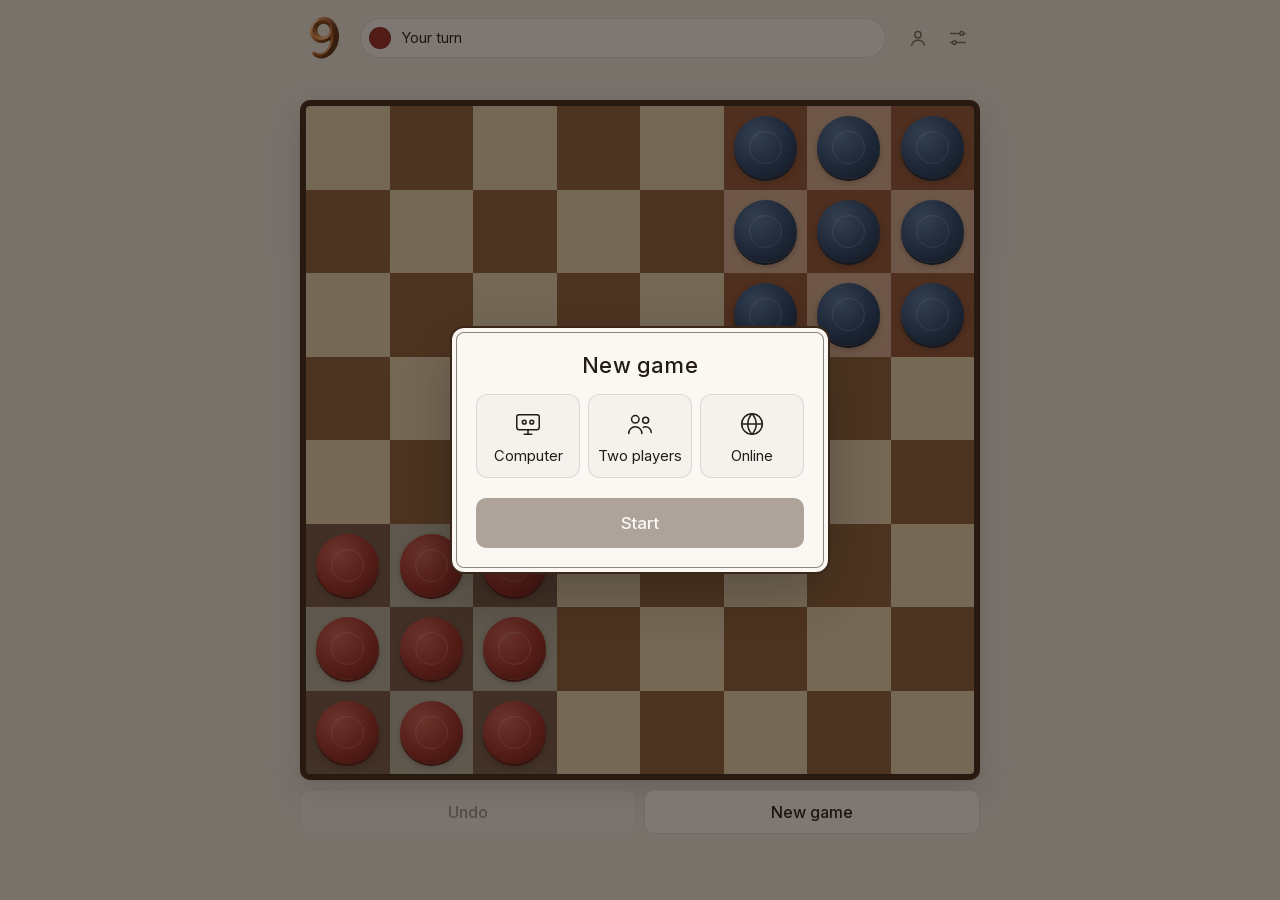
<file: index.html>
<!DOCTYPE html>
<html lang="en" data-skin="walnut">
<head>
<meta charset="utf-8" />
<meta name="viewport" content="width=device-width, initial-scale=1, viewport-fit=cover" />
<meta name="theme-color" content="#efe9e1" />
<title>9</title>
<meta name="claude:viewport-fit-sides" content="cover" />
<link rel="icon" href="favicon.ico" sizes="16x16 32x32 48x48">
<link rel="icon" type="image/png" sizes="32x32" href="favicon-32.png">
<link rel="apple-touch-icon" sizes="180x180" href="apple-touch-icon.png">
<link rel="manifest" href="manifest.webmanifest">
<link rel="stylesheet" href="fonts/fonts.css">
<style>
  /* Each skin defines the full palette. p0 = first player, p1 = second player. */
  :root, [data-skin="walnut"] {
    --bg: #efe9e1; --panel: #fbf8f4; --ink: #231c16; --muted: #7b6e62; --line: rgba(35, 28, 22, .12);
    --light-sq: #e6d3b0; --dark-sq: #8f603c; --frame: #3a2618;
    --p0: #9e2b25; --p0-hi: #cf6157; --p0-lo: #5a1612;
    --p1: #22406a; --p1-hi: #5579a8; --p1-lo: #0f2038;
    --p0-tint: rgba(158, 43, 37, .22); --p1-tint: rgba(34, 64, 106, .24);
    --ring: rgba(255, 255, 255, .22);
    --accent: #3a2618; --on-accent: #fbf8f4;
    --hint: rgba(255, 248, 230, .9); --last: rgba(255, 236, 170, .32); --sel: #f3d38a;
    --overlay: rgba(25, 18, 12, .55);
    color-scheme: light;
  }
  [data-skin="minimal"] {
    --bg: #f4f4f2; --panel: #ffffff; --ink: #141414; --muted: #727272; --line: rgba(0, 0, 0, .1);
    --light-sq: #f1f1ee; --dark-sq: #d9d9d4; --frame: #ffffff;
    --p0: #1a1a1a; --p0-hi: #4a4a4a; --p0-lo: #000000;
    --p1: #fbfbfb; --p1-hi: #ffffff; --p1-lo: #b9b9b5;
    --p0-tint: rgba(0, 0, 0, .07); --p1-tint: rgba(0, 0, 0, .07);
    --ring: rgba(127, 127, 127, .3);
    --accent: #141414; --on-accent: #ffffff;
    --hint: rgba(20, 20, 20, .45); --last: rgba(250, 210, 80, .3); --sel: #e0a400;
    --overlay: rgba(0, 0, 0, .35);
    color-scheme: light;
  }
  [data-skin="night"] {
    --bg: #0e1116; --panel: #171c24; --ink: #e7ebf1; --muted: #8b95a7; --line: rgba(255, 255, 255, .08);
    --light-sq: #2a3240; --dark-sq: #1d232e; --frame: #090b0f;
    --p0: #e3a23f; --p0-hi: #f6cf86; --p0-lo: #8f5d14;
    --p1: #3fb8ac; --p1-hi: #8fe2d8; --p1-lo: #17665e;
    --p0-tint: rgba(227, 162, 63, .14); --p1-tint: rgba(63, 184, 172, .14);
    --ring: rgba(255, 255, 255, .25);
    --accent: #3fb8ac; --on-accent: #0e1116;
    --hint: rgba(231, 235, 241, .55); --last: rgba(255, 255, 255, .08); --sel: #ffffff;
    --overlay: rgba(0, 0, 0, .6);
    color-scheme: dark;
  }
  [data-skin="clay"] {
    --bg: #ebe5da; --panel: #f6f2eb; --ink: #2a2520; --muted: #7d7366; --line: rgba(42, 37, 32, .12);
    --light-sq: #e4d9c6; --dark-sq: #b8a88d; --frame: #5f5446;
    --p0: #b4533a; --p0-hi: #dc8a72; --p0-lo: #6e2a1a;
    --p1: #56694a; --p1-hi: #8ea07f; --p1-lo: #2c3a24;
    --p0-tint: rgba(180, 83, 58, .2); --p1-tint: rgba(86, 105, 74, .22);
    --ring: rgba(255, 255, 255, .22);
    --accent: #56694a; --on-accent: #f6f2eb;
    --hint: rgba(255, 252, 244, .9); --last: rgba(255, 240, 190, .3); --sel: #f5d38b;
    --overlay: rgba(30, 24, 18, .5);
    color-scheme: light;
  }

  * { box-sizing: border-box; -webkit-tap-highlight-color: transparent; }
  html, body { margin: 0; height: 100%; }
  body {
    background: var(--bg);
    color: var(--ink);
    font-family: "Inter", system-ui, sans-serif;
    font-weight: 400;
    display: flex; flex-direction: column; align-items: center;
    /* The whole game fits one screen: the board shrinks to whatever height is left. */
    height: 100vh; height: 100dvh; overflow: hidden;
    padding-top: max(14px, env(safe-area-inset-top, 0px));
    padding-bottom: max(14px, env(safe-area-inset-bottom, 0px));
    padding-left: max(12px, env(safe-area-inset-left, 0px));
    padding-right: max(12px, env(safe-area-inset-right, 0px));
    transition: background-color .3s ease, color .3s ease;
  }
  .wrap { width: 100%; max-width: 680px; height: 100%; display: flex; flex-direction: column; gap: 12px; }
  /* Header, board and buttons share one width; the board takes all the room it
     can while leaving space for the header above and the button row below. */
  .board-area {
    flex: 1 1 auto; min-height: 0; container-type: size;
    display: flex; flex-direction: column; align-items: center; gap: 10px;
  }
  .board-area > * { width: min(100cqw, 100cqh - 144px); flex: none; }

  .top { display: flex; align-items: center; justify-content: space-between; gap: 12px; }
  .brand h1 { margin: 0; line-height: 0; }
  .brand h1 img { width: 48px; height: 48px; object-fit: contain; display: block; }

  .top-actions { display: flex; gap: 0; margin-inline-end: 2px; }
  .icon-btn {
    flex: none; width: 40px; height: 40px; padding: 0; border: 0; border-radius: 50%;
    background: transparent; color: var(--muted); display: grid; place-items: center;
  }
  .icon-btn:hover:not(:disabled) { background: color-mix(in srgb, var(--ink) 7%, transparent); color: var(--ink); }
  .icon-btn svg { width: 22px; height: 22px; stroke: currentColor; fill: none; stroke-width: 1.6; stroke-linecap: round; stroke-linejoin: round; }

  /* Theme preview: the skin's board color with its two pieces. */
  .swatch {
    width: 26px; height: 26px; flex: none; border-radius: 50%; position: relative; overflow: hidden;
    background: var(--sw-board); box-shadow: inset 0 0 0 1px rgba(0,0,0,.12);
  }
  .swatch::before, .swatch::after {
    content: ""; position: absolute; width: 10px; height: 10px; border-radius: 50%; top: 8px;
  }
  .swatch::before { left: 3px; background: var(--sw-a); }
  .swatch::after { right: 3px; background: var(--sw-b); box-shadow: inset 0 0 0 1px rgba(0,0,0,.12); }
  .seg.grid { flex-wrap: wrap; }
  .seg.grid label { flex: 1 1 calc(50% - 4px); }

  /* Turn status sits in the header between the 9 and the settings button. */
  .status {
    flex: 1; min-width: 0; align-self: center;
    background: var(--panel); border: 1px solid var(--line); border-radius: 999px;
    padding: 6px 14px 6px 8px; display: flex; align-items: center; gap: 10px; min-height: 40px;
  }
  .chip {
    width: 18px; height: 18px; border-radius: 50%; flex: none;
    box-shadow: inset 0 0 0 1px rgba(0,0,0,.15);
  }
  .status .chip { width: 22px; height: 22px; }
  .status .text { flex: 1; min-width: 0; font-size: .92rem; line-height: 1.25; }

  /* Level, stopwatch and move count, in one line so they show up in a screenshot. */
  .stats {
    display: flex; justify-content: space-between; align-items: baseline; padding-inline: 4px;
    color: var(--muted); font-size: .85rem; line-height: 18px; font-variant-numeric: tabular-nums;
  }
  .stats.idle { visibility: hidden; }
  .stats > * { flex: 1; }
  .stats #statLevel { color: var(--ink); font-weight: 500; }
  .stats #clock { text-align: center; }
  .stats #moveCount { text-align: end; }

  .board-frame {
    background: var(--frame); padding: 6px; border-radius: 10px;
    box-shadow: 0 1px 2px rgba(0,0,0,.08), 0 12px 32px rgba(0,0,0,.14);
  }
  [data-skin="minimal"] .board-frame { padding: 0; border: 1px solid var(--line); box-shadow: none; }
  .board {
    direction: ltr;
    display: grid; grid-template-columns: repeat(8, 1fr);
    aspect-ratio: 1 / 1; width: 100%;
    border-radius: 4px; overflow: hidden; position: relative;
    user-select: none; touch-action: manipulation;
  }
  /* Playing Blue against the computer, the board turns so your corner is at the bottom
     (unless the "Fixed" setting is on).
     Each square turns back so pieces and highlights stay upright. */
  .board.flipped, .board.flipped > * { transform: rotate(180deg); }
  .sq { position: relative; display: flex; align-items: center; justify-content: center; cursor: pointer; }
  .sq.light { background: var(--light-sq); }
  .sq.dark { background: var(--dark-sq); }
  .sq.zone-red::before, .sq.zone-blue::before {
    content: ""; position: absolute; inset: 0; pointer-events: none;
  }
  .sq.zone-red::before { background: var(--p0-tint); }
  .sq.zone-blue::before { background: var(--p1-tint); }
  .sq.last::after {
    content: ""; position: absolute; inset: 0; pointer-events: none; background: var(--last);
  }

  .piece {
    width: 76%; height: 76%; border-radius: 50%; position: relative; z-index: 2;
    transition: transform .15s ease;
  }
  .piece.red {
    background: radial-gradient(circle at 35% 30%, var(--p0-hi), var(--p0) 58%, var(--p0-lo));
    box-shadow: 0 2px 0 var(--p0-lo), 0 3px 6px rgba(0,0,0,.28);
  }
  .piece.blue {
    background: radial-gradient(circle at 35% 30%, var(--p1-hi), var(--p1) 58%, var(--p1-lo));
    box-shadow: 0 2px 0 var(--p1-lo), 0 3px 6px rgba(0,0,0,.28);
  }
  .piece::after {
    content: ""; position: absolute; inset: 24%; border-radius: 50%;
    border: 1.5px solid var(--ring);
  }
  [data-skin="minimal"] .piece.red, [data-skin="minimal"] .piece.blue { background: var(--p0); box-shadow: 0 1px 3px rgba(0,0,0,.25); }
  [data-skin="minimal"] .piece.blue { background: var(--p1); box-shadow: inset 0 0 0 1.5px #1a1a1a, 0 1px 3px rgba(0,0,0,.2); }
  .piece.selected { transform: translateY(-3px) scale(1.05); outline: 2px solid var(--sel); outline-offset: 3px; }
  .piece.movable { cursor: pointer; }

  .hint { position: absolute; z-index: 3; border-radius: 50%; pointer-events: none; }
  .hint.step { width: 24%; height: 24%; background: var(--hint); }
  .hint.jump { width: 60%; height: 60%; border: 3px solid var(--hint); }

  .float-piece { position: absolute; z-index: 5; pointer-events: none; display: flex; align-items: center; justify-content: center; }
  .float-piece .piece { width: 76%; height: 76%; }

  .controls { display: flex; gap: 8px; flex: none; }
  .controls button { padding-inline: 8px; white-space: nowrap; }
  button {
    font: inherit; font-weight: 500; border: 1px solid var(--line); border-radius: 10px; padding: 11px 14px; cursor: pointer;
    background: var(--panel); color: var(--ink);
    flex: 1; min-width: 0; transition: background-color .15s ease, opacity .15s ease;
  }
  button:hover:not(:disabled) { background: color-mix(in srgb, var(--panel) 88%, var(--ink)); }
  button:disabled { opacity: .4; cursor: default; }
  button.primary { background: var(--accent); color: var(--on-accent); border-color: transparent; }
  button.primary:hover:not(:disabled) { background: color-mix(in srgb, var(--accent) 85%, var(--ink)); }
  #endTurn { display: none; }
  #endTurn.show { display: block; }

  .rules { max-width: 460px; max-height: calc(100dvh - 32px); overflow-y: auto; }
  .rule-list { margin: 0; }
  .rule-list dt { color: var(--accent); font-size: .7rem; font-weight: 600; letter-spacing: .1em; text-transform: uppercase; }
  .rule-list dd { margin: 2px 0 14px; line-height: 1.5; font-size: .95rem; }
  .rule-list dd:last-child { margin-bottom: 0; }

  /* dialogs */
  .overlay {
    position: fixed; inset: 0; background: var(--overlay);
    display: none; align-items: center; justify-content: center; padding: 16px; z-index: 20;
  }
  .overlay.show { display: flex; }
  .dialog {
    background: var(--panel); border-radius: 14px;
    /* Double rule: a firm outer frame in the skin's accent and a finer line just inside it. */
    border: 2px solid var(--accent);
    box-shadow: inset 0 0 0 4px var(--panel), inset 0 0 0 5px color-mix(in srgb, var(--accent) 55%, transparent),
                0 20px 60px rgba(0,0,0,.25);
    padding: 24px; width: 100%; max-width: 380px; display: flex; flex-direction: column; gap: 16px;
  }
  .dialog h2 { margin: 0; text-align: center; font-weight: 500; font-size: 1.35rem; letter-spacing: .01em; }
  .field { display: flex; flex-direction: column; gap: 8px; }
  .field label.title { color: var(--accent); font-size: .7rem; font-weight: 600; letter-spacing: .1em; }
  .field label.title .opt { color: var(--muted); font-weight: 400; letter-spacing: .02em; margin-inline-start: 4px; }
  /* Everything below the mode choice appears once a mode is picked. */
  .after-mode { display: flex; flex-direction: column; gap: 16px; }
  #setupForm:not(.has-mode) .after-mode { display: none; }
  #setupForm.has-mode .after-mode { animation: reveal .25s ease; }
  @keyframes reveal { from { opacity: 0; transform: translateY(-4px); } }

  /* Option tiles (mode, side): a card per choice with an icon on top. */
  .seg { display: flex; gap: 8px; }
  .seg input { position: absolute; opacity: 0; pointer-events: none; }
  .seg label {
    flex: 1; cursor: pointer; position: relative;
    display: flex; flex-direction: column; align-items: center; justify-content: center; gap: 8px;
    padding: 14px 8px 12px; border-radius: 12px; font-size: .92rem; text-align: center;
    background: color-mix(in srgb, var(--ink) 3%, var(--panel));
    border: 1px solid var(--line); color: var(--ink);
    transition: transform .15s ease, border-color .15s ease, background-color .15s ease, color .15s ease, box-shadow .15s ease;
  }
  .seg label:hover { transform: translateY(-1px); border-color: color-mix(in srgb, var(--accent) 45%, var(--line)); }
  .seg input:checked + label {
    color: var(--ink); font-weight: 500;
    background: color-mix(in srgb, var(--accent) 9%, var(--panel));
    border-color: var(--accent);
    box-shadow: inset 0 0 0 1px var(--accent), 0 6px 18px color-mix(in srgb, var(--accent) 22%, transparent);
  }
  .seg input:focus-visible + label { outline: 2px solid var(--accent); outline-offset: 2px; }
  .seg label svg { width: 30px; height: 30px; stroke: currentColor; fill: none; stroke-width: 1.6; stroke-linecap: round; stroke-linejoin: round; }
  .seg input:checked + label svg { stroke: var(--accent); }
  /* Mode and side tiles: one compact row – piece, color name, and a quiet turn-order numeral. */
  .seg.inline label { flex-direction: row; justify-content: flex-start; gap: 10px; padding: 11px 14px; white-space: nowrap; }
  .seg.inline label svg { width: 22px; height: 22px; flex: none; }
  .seg .mini { width: 22px; height: 22px; flex: none; }
  .seg .mini::after { display: none; }
  .seg .order {
    margin-inline-start: auto; font-family: "Fraunces", Georgia, serif; font-style: italic;
    font-size: 1.05rem; font-weight: 600; color: var(--accent);
  }
  .seg .order sup { font-size: .6em; margin-inline-start: 1px; }

  /* Difficulty: one sliding track with signal-strength pips. */
  .track {
    display: flex; padding: 4px; gap: 4px; border-radius: 12px;
    background: color-mix(in srgb, var(--ink) 6%, var(--panel));
  }
  .track input { position: absolute; opacity: 0; pointer-events: none; }
  .track label {
    flex: 1; cursor: pointer; display: flex; align-items: center; justify-content: center; gap: 8px;
    padding: 9px 6px; border-radius: 9px; color: var(--ink); font-size: .92rem;
    transition: background-color .15s ease, color .15s ease, box-shadow .15s ease;
  }
  .track input:checked + label {
    background: var(--accent); color: var(--on-accent); font-weight: 500;
    box-shadow: 0 2px 8px color-mix(in srgb, var(--accent) 35%, transparent);
  }
  .track input:focus-visible + label { outline: 2px solid var(--accent); outline-offset: 2px; }
  .track .crown { width: 13px; height: 13px; fill: currentColor; flex: none; }
  .pips { display: inline-flex; align-items: flex-end; gap: 2px; height: 12px; }
  .pips i { width: 3px; border-radius: 1px; background: currentColor; opacity: .3; }
  .pips i:nth-child(1) { height: 5px; } .pips i:nth-child(2) { height: 8px; } .pips i:nth-child(3) { height: 12px; }
  .pips[data-n="1"] i:nth-child(-n+1), .pips[data-n="2"] i:nth-child(-n+2), .pips[data-n="3"] i { opacity: 1; }

  .dialog button[type="submit"] { padding-block: 14px; font-size: 1.05rem; margin-top: 4px; }
  [data-show].hidden { display: none; }
  /* The computer is thinking: the turn chip breathes and three dots ripple. */
  .status.thinking .chip { animation: think 1.6s ease-in-out infinite; }
  @keyframes think { 50% { transform: scale(.78); opacity: .55; } }
  .dots i { font-style: normal; animation: dot 1.4s ease-in-out infinite; opacity: .15; }
  .dots i:nth-child(2) { animation-delay: .2s; }
  .dots i:nth-child(3) { animation-delay: .4s; }
  @keyframes dot { 30% { opacity: 1; } 60% { opacity: .15; } }
  @media (prefers-reduced-motion: reduce) { .status.thinking .chip, .dots i { animation: none; opacity: 1; } }
  /* Three mode tiles share one row on a phone: keep each label on one line. */
  #setupForm > .field:first-of-type .seg label { padding-inline: 4px; white-space: nowrap; }
  .join-btn { flex: 0 0 auto; padding-inline: 18px; }
  #joinCode { text-transform: uppercase; letter-spacing: .2em; font-variant-numeric: tabular-nums; }
  #joinCode::placeholder { letter-spacing: .2em; }

  /* Online invite / joining dialog */
  .online { text-align: center; }
  .online-sub { margin: -6px 0 0; color: var(--muted); line-height: 1.45; }
  .online-sub:empty, .online .code:empty { display: none; }
  .online .code {
    font-size: 2.4rem; font-weight: 600; letter-spacing: .22em; font-variant-numeric: tabular-nums;
    color: var(--accent); padding: 6px 0 2px; user-select: all; -webkit-user-select: all;
  }
  .online .code.pulse { animation: pulse 1.6s ease-in-out infinite; }
  @keyframes pulse { 50% { opacity: .45; } }
  .win .win-note { margin: -8px 0 0; text-align: center; color: var(--accent); font-weight: 500; }
  .win .win-note:empty { display: none; }
  #rematchBtn { display: none; }
  .profile { max-height: calc(100dvh - 32px); overflow-y: auto; }
  .records { width: 100%; border-collapse: collapse; font-size: .9rem; font-variant-numeric: tabular-nums; }
  .records th { font-weight: 500; color: var(--muted); font-size: .72rem; text-align: center; padding: 0 2px 6px; }
  .records td { text-align: center; padding: 8px 2px; border-top: 1px solid var(--line); }
  .records td:first-child, .records th:first-child { text-align: start; }
  .records td:first-child { font-weight: 500; }
  .online-rec { display: flex; gap: 8px; }
  .online-rec div { flex: 1; text-align: center; padding: 10px 4px; border-radius: 12px;
    background: color-mix(in srgb, var(--ink) 4%, var(--panel)); }
  .online-rec b { display: block; font-family: "Fraunces", Georgia, serif; font-size: 1.5rem; font-weight: 600; color: var(--accent); }
  .online-rec span { font-size: .75rem; color: var(--muted); }
  .profile-note { margin: 0; text-align: center; color: var(--muted); font-size: .85rem; }
  .profile-note:empty { display: none; }
  .link-btn { background: none; border: 0; color: var(--muted); font-size: .85rem; text-decoration: underline; padding: 0; margin-top: -6px; }
  .link-btn:hover:not(:disabled) { background: none; color: var(--ink); }
  .win.online-end #rematchBtn { display: block; }
  .win.online-end #viewBtn { display: none; }
  .win.online-end #againBtn { background: var(--panel); color: var(--ink); border-color: var(--line); }

  .names { display: flex; gap: 8px; }
  .name-input {
    flex: 1; min-width: 0; display: flex; align-items: center; gap: 10px;
    padding: 0 12px; border-radius: 12px; border: 1px solid var(--line);
    background: color-mix(in srgb, var(--ink) 3%, var(--panel));
    transition: border-color .15s ease, box-shadow .15s ease;
  }
  .name-input:focus-within { border-color: var(--accent); box-shadow: inset 0 0 0 1px var(--accent); }
  .name-input .piece { width: 18px; height: 18px; flex: none; }
  .name-input .piece::after { display: none; }
  .name-input input {
    flex: 1; min-width: 0; border: 0; outline: 0; background: transparent; color: var(--ink);
    font: inherit; font-size: 16px; padding: 12px 0;
  }
  .name-input input::placeholder { color: var(--muted); opacity: .8; }
  /* Win dialog: the winner's piece, one line of text, both actions side by side. */
  .win { gap: 20px; padding-top: 28px; }
  .win .win-piece { width: 64px; height: 64px; margin: 0 auto; }
  .overlay.show .win-piece { animation: pop .45s cubic-bezier(.3, 1.6, .5, 1); }
  @keyframes pop { from { transform: scale(.4) translateY(8px); opacity: 0; } }
  .win h2 { font-size: 1.5rem; }
  .win .win-stats { margin: 0; text-align: center; color: var(--muted); font-variant-numeric: tabular-nums; }
  .win .actions { display: flex; gap: 8px; }
</style>
</head>
<body>
  <div class="wrap">
    <div class="board-area">
      <header class="top">
        <div class="brand">
          <h1><img src="icon-192.png" alt="9" width="48" height="48"></h1>
        </div>
        <div class="status">
          <div class="chip" id="turnChip"></div>
          <div class="text" id="statusText"></div>
        </div>
        <div class="top-actions">
        <button class="icon-btn" id="profileBtn" aria-label="My stats" title="My stats">
          <svg viewBox="0 0 24 24" aria-hidden="true"><circle cx="12" cy="8.5" r="3.5"/><path d="M5 20c.8-3.6 3.6-5.5 7-5.5s6.2 1.9 7 5.5"/></svg>
        </button>
        <button class="icon-btn" id="settingsBtn" aria-label="Settings" title="Settings">
          <svg viewBox="0 0 24 24" aria-hidden="true"><path d="M4 7h10M18 7h2M4 17h2M10 17h10"/><circle cx="16" cy="7" r="2"/><circle cx="8" cy="17" r="2"/></svg>
        </button>
        </div>
      </header>
      <div class="stats idle" id="stats">
        <span id="statLevel"></span>
        <span id="clock"></span>
        <span id="moveCount"></span>
      </div>
      <div class="board-frame"><div class="board" id="board"></div></div>
      <div class="controls">
        <button id="endTurn" class="primary">End turn</button>
        <button id="undoBtn">Undo</button>
        <button id="newBtn">New game</button>
      </div>
    </div>
  </div>

  <!-- settings dialog -->
  <div class="overlay" id="settingsBox">
    <form class="dialog" id="settingsForm">
      <h2>Settings</h2>
      <div class="field">
        <label class="title">THEME</label>
        <div class="seg inline grid" id="themeTiles"></div>
      </div>
      <div class="field">
        <label class="title">MOVE HINTS</label>
        <div class="track">
          <input type="radio" name="hints" id="h-on" value="1" checked><label for="h-on">Show</label>
          <input type="radio" name="hints" id="h-off" value="0"><label for="h-off">Hide</label>
        </div>
      </div>
      <div class="field">
        <label class="title">JUMP CHAINS</label>
        <div class="track">
          <input type="radio" name="chains" id="c-fwd" value="1" checked><label for="c-fwd">Forward only</label>
          <input type="radio" name="chains" id="c-any" value="0"><label for="c-any">Any direction</label>
        </div>
      </div>
      <div class="field">
        <label class="title">BOARD ORIENTATION</label>
        <div class="track">
          <input type="radio" name="flip" id="f-me" value="1" checked><label for="f-me">Rotate to me</label>
          <input type="radio" name="flip" id="f-fixed" value="0"><label for="f-fixed">Fixed</label>
        </div>
      </div>
      <button type="button" id="rulesBtn">How to play</button>
      <button type="button" class="primary" id="settingsClose">Done</button>
    </form>
  </div>

  <!-- profile / records dialog -->
  <div class="overlay" id="profileBox">
    <div class="dialog profile">
      <h2>My stats</h2>
      <div class="field">
        <label class="title">NICKNAME</label>
        <label class="name-input"><input id="nickInput" maxlength="14" autocomplete="off" placeholder="Your name"></label>
      </div>
      <div class="field">
        <label class="title">VS COMPUTER</label>
        <table class="records" id="aiRecords">
          <thead><tr><th></th><th>Won</th><th>Lost</th><th>Best time</th><th>Fewest moves</th></tr></thead>
          <tbody></tbody>
        </table>
      </div>
      <div class="field">
        <label class="title">ONLINE</label>
        <div class="online-rec" id="onlineRecord"></div>
      </div>
      <p class="profile-note" id="profileNote"></p>
      <button type="button" class="primary" id="profileClose">Done</button>
      <button type="button" class="link-btn" id="deleteMe">Delete my data</button>
    </div>
  </div>

  <!-- rules dialog -->
  <div class="overlay" id="rulesBox">
    <div class="dialog rules">
      <h2>How to play</h2>
      <dl class="rule-list">
        <dt>Goal</dt>
        <dd>Fill your opponent's starting corner, shaded in their color.</dd>
        <dt>Step</dt>
        <dd>Move one piece a square up, down, left or right.</dd>
        <dt>Jump</dt>
        <dd>Or hop over any neighboring piece to the empty square beyond. Chain hops in one turn; nothing is captured.</dd>
        <dt>No blocking</dt>
        <dd>If your target corner is full and at least 5 of its pieces are yours, you win.</dd>
      </dl>
      <button class="primary" id="rulesClose">Got it</button>
    </div>
  </div>

  <!-- new game dialog -->
  <div class="overlay" id="setup">
    <form class="dialog" id="setupForm">
      <h2>New game</h2>
      <div class="field">
        <div class="seg">
          <input type="radio" name="mode" id="m-ai" value="ai">
          <label for="m-ai">
            <svg viewBox="0 0 32 32" aria-hidden="true"><rect x="4" y="6" width="24" height="16" rx="2.5"/><path d="M12 27h8M16 22v5"/><circle cx="12" cy="14" r="2"/><circle cx="20" cy="14" r="2"/></svg>
            Computer
          </label>
          <input type="radio" name="mode" id="m-pvp" value="pvp">
          <label for="m-pvp">
            <svg viewBox="0 0 32 32" aria-hidden="true"><circle cx="11" cy="11" r="4"/><path d="M4 26c0-4 3-7 7-7s7 3 7 7"/><circle cx="22" cy="12" r="3.2"/><path d="M19.5 19.6c.8-.4 1.6-.6 2.5-.6 3.3 0 6 2.6 6 6"/></svg>
            Two players
          </label>
          <input type="radio" name="mode" id="m-online" value="online">
          <label for="m-online">
            <svg viewBox="0 0 32 32" aria-hidden="true"><circle cx="16" cy="16" r="11"/><path d="M5 16h22M16 5c3 3.2 4.5 6.8 4.5 11S19 23.8 16 27M16 5c-3 3.2-4.5 6.8-4.5 11S13 23.8 16 27"/></svg>
            Online
          </label>
        </div>
      </div>
      <div class="after-mode">
        <div class="field" data-show="online">
          <label class="title">HAVE A CODE? <span class="opt">join a friend's game</span></label>
          <div class="names">
            <label class="name-input"><input id="joinCode" maxlength="5" autocomplete="off" autocapitalize="characters" spellcheck="false" placeholder="ABCDE"></label>
            <button type="button" id="joinBtn" class="join-btn" disabled>Join</button>
          </div>
        </div>
        <div class="field" data-show="ai online" id="sideField">
          <label class="title">PLAY AS</label>
          <div class="seg inline">
            <input type="radio" name="side" id="s-red" value="0" checked>
            <label for="s-red"><span class="piece red mini"></span><span id="sideLabel0"></span><span class="order" title="Moves first">1<sup>st</sup></span></label>
            <input type="radio" name="side" id="s-blue" value="1">
            <label for="s-blue"><span class="piece blue mini"></span><span id="sideLabel1"></span><span class="order" title="Moves second">2<sup>nd</sup></span></label>
          </div>
        </div>
        <div class="field" data-show="ai" id="levelField">
          <label class="title">DIFFICULTY</label>
          <div class="track">
            <input type="radio" name="level" id="l-1" value="1"><label for="l-1"><span class="pips" data-n="1"><i></i><i></i><i></i></span>Easy</label>
            <input type="radio" name="level" id="l-2" value="2" checked><label for="l-2"><span class="pips" data-n="2"><i></i><i></i><i></i></span>Medium</label>
            <input type="radio" name="level" id="l-3" value="3"><label for="l-3"><span class="pips" data-n="3"><i></i><i></i><i></i></span>Hard</label>
            <input type="radio" name="level" id="l-4" value="4"><label for="l-4" class="lvl-haleli"><svg class="crown" viewBox="0 0 16 16" aria-hidden="true"><path d="M2 12h12l1-7-4 3-3-5-3 5-4-3z"/></svg>Haleli</label>
          </div>
        </div>
        <div class="field">
          <label class="title"><span data-show="ai online">YOUR NAME</span><span data-show="pvp">NAMES</span> <span class="opt">optional</span></label>
          <div class="names" data-show="ai online">
            <label class="name-input"><input id="nameMe" maxlength="14" autocomplete="off" placeholder="Your name"></label>
          </div>
          <div class="names" data-show="pvp">
            <label class="name-input"><span class="piece red"></span><input id="name0" maxlength="14" autocomplete="off"></label>
            <label class="name-input"><span class="piece blue"></span><input id="name1" maxlength="14" autocomplete="off"></label>
          </div>
        </div>
      </div>
      <button type="submit" class="primary" id="startBtn" disabled>Start</button>
    </form>
  </div>

  <!-- win dialog -->
  <div class="overlay" id="winBox">
    <div class="dialog win">
      <div class="piece win-piece" id="winPiece"></div>
      <h2 id="winText"></h2>
      <p class="win-stats" id="winStats"></p>
      <p class="win-note" id="winNote"></p>
      <div class="actions">
        <button id="viewBtn">View board</button>
        <button id="rematchBtn" class="primary">Rematch</button>
        <button class="primary" id="againBtn">New game</button>
      </div>
    </div>
  </div>

  <!-- online: invite code / joining / errors -->
  <div class="overlay" id="onlineBox">
    <div class="dialog online">
      <h2 id="onlineTitle"></h2>
      <p class="online-sub" id="onlineSub"></p>
      <div class="code" id="onlineCode"></div>
      <button class="primary" id="shareBtn">Share invite</button>
      <button id="onlineCancel">Cancel</button>
    </div>
  </div>

<script id="engine-src">
"use strict";
// ---------- Engine ----------
// Board is 8x8, index = r*8 + c, row 0 is the top. Cells: -1 empty, 0 red, 1 blue.
const N = 8;
const RED = 0, BLUE = 1, EMPTY = -1;
const COLORS = ["var(--p0)", "var(--p1)"];

// Visual skins: the palette lives in CSS under [data-skin]; here only the player
// names (which change with the piece colors) and the swatch preview.
const SKINS = {
  walnut:  { label: "Wood",    names: ["Red", "Blue"],    meta: "#efe9e1", sw: ["#8f603c", "#9e2b25", "#22406a"] },
  minimal: { label: "Minimal", names: ["Black", "White"],     meta: "#f4f4f2", sw: ["#d9d9d4", "#1a1a1a", "#fbfbfb"] },
  night:   { label: "Night",   names: ["Amber", "Teal"],  meta: "#0e1116", sw: ["#1d232e", "#e3a23f", "#3fb8ac"] },
  clay:    { label: "Clay",    names: ["Terracotta", "Olive"],   meta: "#ebe5da", sw: ["#b8a88d", "#b4533a", "#56694a"] },
};
let NAMES = SKINS.walnut.names;

const zone = (r0, c0) => {
  const z = [];
  for (let r = r0; r < r0 + 3; r++) for (let c = c0; c < c0 + 3; c++) z.push(r * N + c);
  return z;
};
// Red starts bottom-left, Blue starts top-right.
const HOME = [zone(5, 0), zone(0, 5)];
const TARGET = [HOME[BLUE], HOME[RED]];
// The far corner each player is heading for, used by the AI's evaluation.
const GOAL_CORNER = [[0, 7], [7, 0]];

const STEP_DIRS = [[-1,0],[1,0],[0,-1],[0,1]];
const JUMP_DIRS = [[-1,0],[1,0],[0,-1],[0,1]];
const inside = (r, c) => r >= 0 && r < N && c >= 0 && c < N;

function initialBoard() {
  const b = new Array(N * N).fill(EMPTY);
  HOME[RED].forEach(i => b[i] = RED);
  HOME[BLUE].forEach(i => b[i] = BLUE);
  return b;
}

function stepTargets(b, from) {
  const r = Math.floor(from / N), c = from % N, out = [];
  for (const [dr, dc] of STEP_DIRS) {
    const nr = r + dr, nc = c + dc;
    if (inside(nr, nc) && b[nr * N + nc] === EMPTY) out.push(nr * N + nc);
  }
  return out;
}

// Single jumps from `pos` over any adjacent piece, own or opponent's (the jumping piece
// is assumed already lifted off the board or standing on `pos`). `visited` excludes
// squares used earlier in the chain.
function jumpTargets(b, pos, visited) {
  const r = Math.floor(pos / N), c = pos % N, out = [];
  for (const [dr, dc] of JUMP_DIRS) {
    const mr = r + dr, mc = c + dc, lr = r + 2 * dr, lc = c + 2 * dc;
    if (!inside(lr, lc)) continue;
    const mid = b[mr * N + mc], land = lr * N + lc;
    if (mid !== EMPTY && b[land] === EMPTY && !(visited && visited.has(land))) out.push(land);
  }
  return out;
}

// All complete moves for a player: {from, to, path}. Jump chains are explored
// fully; each distinct landing square is kept once (shortest path found first).
function allMoves(b, player) {
  const moves = [];
  for (let from = 0; from < N * N; from++) {
    if (b[from] !== player) continue;
    for (const to of stepTargets(b, from)) moves.push({ from, to, path: [from, to] });
    b[from] = EMPTY;
    const seen = new Set([from]);
    const queue = [[from]];
    while (queue.length) {
      const path = queue.shift();
      const pos = path[path.length - 1];
      for (const land of jumpTargets(b, pos, seen)) {
        seen.add(land);
        const np = path.concat(land);
        moves.push({ from, to: land, path: np });
        queue.push(np);
      }
    }
    b[from] = player;
  }
  return moves;
}

// Anti-blocking rule: a full target corner wins once most of it (5 of 9) is
// yours, so pieces left at home to block only help the opponent. Requiring a
// majority stops a quick win by slipping into the first square the opponent
// vacates at the start.
const MAJORITY = 5;
function hasWon(b, player) {
  const t = TARGET[player];
  return t.every(i => b[i] !== EMPTY) && t.filter(i => b[i] === player).length >= MAJORITY;
}

// Result after `player` moved: the winner, or null. Moving back into your own
// corner can complete the opponent's target, so both sides are checked.
function outcome(b, player) {
  if (hasWon(b, player)) return player;
  if (hasWon(b, 1 - player)) return 1 - player;
  return null;
}

// ---------- AI ----------
function distScore(b, player) {
  const [gr, gc] = GOAL_CORNER[player];
  const tset = TARGET[player];
  let sum = 0, worst = 0;
  for (let i = 0; i < N * N; i++) {
    if (b[i] !== player) continue;
    const r = Math.floor(i / N), c = i % N;
    // Pieces only move orthogonally, so Manhattan distance is the true distance.
    const d = Math.abs(r - gr) + Math.abs(c - gc);
    sum += d;
    if (d > worst) worst = d;
  }
  let inTarget = 0;
  for (const i of tset) if (b[i] === player) inTarget++;
  // Lower is better: total distance, plus a nudge to bring stragglers along.
  return sum + 0.6 * worst - 1.5 * inTarget;
}

function evaluate(b, me) {
  return distScore(b, 1 - me) - distScore(b, me);
}

function applyMove(b, m) { b[m.to] = b[m.from]; b[m.from] = EMPTY; }
function undoMove(b, m) { b[m.from] = b[m.to]; b[m.to] = EMPTY; }

function search(b, depth, alpha, beta, toMove, me) {
  if (deadline && performance.now() > deadline) throw TIMEOUT;
  const w = outcome(b, 1 - toMove);
  if (w != null) return (w === me ? 1 : -1) * (10000 + depth);
  if (depth === 0) return evaluate(b, me);
  const moves = allMoves(b, toMove);
  if (!moves.length) return search(b, depth - 1, alpha, beta, 1 - toMove, me);
  orderMoves(b, moves, toMove);
  const maximizing = toMove === me;
  let best = maximizing ? -Infinity : Infinity;
  for (const m of moves) {
    applyMove(b, m);
    const v = search(b, depth - 1, alpha, beta, 1 - toMove, me);
    undoMove(b, m);
    if (maximizing) { if (v > best) best = v; if (best > alpha) alpha = best; }
    else { if (v < best) best = v; if (best < beta) beta = best; }
    if (alpha >= beta) break;
  }
  return best;
}

function orderMoves(b, moves, player) {
  const [gr, gc] = GOAL_CORNER[player];
  const d = i => { const r = Math.floor(i / N), c = i % N; return Math.abs(r - gr) + Math.abs(c - gc); };
  for (const m of moves) m.gain = d(m.from) - d(m.to);
  moves.sort((a, z) => z.gain - a.gain);
}

// Difficulty: how many plies to search (odd depths only: even ones end on the
// opponent's reply and play worse here); how often to play one of the next few
// best moves instead of the best (a blunder); whether to stick to moves that
// advance when there are any (stronger as well as more natural); and, for deep
// searches, a time budget in ms after which the 3-ply answer is used instead.
const LEVELS = {
  1: { name: "Easy", depth: 1, blunder: 0.5, forward: true },
  2: { name: "Medium", depth: 3, blunder: 0.4, forward: true },
  3: { name: "Hard", depth: 5, blunder: 0, forward: true, budget: 1200 },
  // Haleli uses its own engine (below). It always finishes a 6-ply search, so a
  // slow phone plays as strong as a fast one, just a little slower; deeper plies
  // only while about 2 s allow, and never more than 9 s in all.
  4: { name: "Haleli", engine: "haleli", minDepth: 6, softMs: 2000, maxMs: 9000 },
};

const TIMEOUT = {};
let deadline = 0;

// `seen` maps board keys to how often each position already occurred; repeating
// positions is penalised so the computer doesn't shuffle back and forth forever.
function chooseAIMove(b, player, level, seen) {
  const work = b.slice();
  const moves = allMoves(work, player);
  if (!moves.length) return null;
  for (const m of moves) {
    applyMove(work, m);
    if (outcome(work, player) === player) { undoMove(work, m); return m; }
    undoMove(work, m);
  }
  const { depth, blunder, forward, budget, engine } = LEVELS[level];
  if (engine === "haleli") return chooseHaleliMove(b, player, seen, LEVELS[level]);
  orderMoves(work, moves, player);
  let cands = moves;
  if (forward) {
    const ahead = moves.filter(m => m.gain > 0);
    if (ahead.length) cands = ahead;
  }
  // Blunders pick among the runners-up, which needs their exact scores, so
  // levels that blunder search every move with a full window.
  const exact = blunder > 0;
  const rank = d => {
    const scored = [];
    let alpha = -Infinity;
    for (const m of cands) {
      applyMove(work, m);
      // Pruned moves return an upper bound; keep it strictly below the tie band so
      // they never sneak into the pool of best moves.
      let v = search(work, d - 1, exact ? -Infinity : alpha - 0.05, Infinity, 1 - player, player);
      if (seen) v -= 2 * (seen.get(work.join("")) || 0);
      undoMove(work, m);
      scored.push({ m, v });
      if (v > alpha) alpha = v;
    }
    scored.sort((a, z) => z.v - a.v);
    return scored;
  };
  let scored;
  if (budget) {
    scored = rank(3);
    deadline = performance.now() + budget;
    try { scored = rank(depth); } catch (e) { if (e !== TIMEOUT) throw e; }
    finally { deadline = 0; }
  } else {
    scored = rank(depth);
  }
  if (scored.length > 1 && Math.random() < blunder) {
    const alt = scored.slice(1, 4);
    return alt[Math.floor(Math.random() * alt.length)].m;
  }
  const pool = scored.filter(s => s.v >= scored[0].v - 0.01);
  return pool[Math.floor(Math.random() * pool.length)].m;
}

// ---------- Haleli: the strongest level ----------
// A separate engine: negamax alpha-beta with iterative deepening inside a time
// budget, a transposition table keyed by Zobrist hashes, killer moves, and a
// sharper evaluation that measures how far each side really is from filling its
// target corner (rows and columns matched to the target squares separately).
const H_WIN = 100000;
const H_ROWS = [], H_COLS = [];
for (const p of [RED, BLUE]) {
  H_ROWS[p] = TARGET[p].map(i => Math.floor(i / N)).sort((a, z) => a - z);
  H_COLS[p] = TARGET[p].map(i => i % N).sort((a, z) => a - z);
}
// 53-bit Zobrist keys: a 32-bit and a 21-bit random part per (square, color).
const H_Z = [[], []];
const hRand = () => Math.floor(Math.random() * 4294967296);
for (let i = 0; i < N * N; i++) for (const p of [RED, BLUE]) H_Z[p][i] = [hRand(), hRand() & 0x1fffff];
const H_ZSIDE = [hRand(), hRand() & 0x1fffff];
function hHash(b, side) {
  let a = 0, c = 0;
  for (let i = 0; i < N * N; i++) if (b[i] !== EMPTY) { a ^= H_Z[b[i]][i][0]; c ^= H_Z[b[i]][i][1]; }
  if (side) { a ^= H_ZSIDE[0]; c ^= H_ZSIDE[1]; }
  return [a >>> 0, c];
}

// Remaining distance for `p`: rows of its pieces matched in order to the target
// rows, and the same for columns. That is a lower bound on the steps still
// needed, far closer to the truth than distance to the corner.
function hCost(b, p) {
  const rows = [], cols = [];
  let inT = 0, worst = 0;
  const [gr, gc] = GOAL_CORNER[p];
  for (let i = 0; i < N * N; i++) {
    if (b[i] !== p) continue;
    const r = Math.floor(i / N), c = i % N;
    rows.push(r); cols.push(c);
    const d = Math.abs(r - gr) + Math.abs(c - gc);
    if (d > worst) worst = d;
  }
  for (const i of TARGET[p]) if (b[i] === p) inT++;
  rows.sort((a, z) => a - z); cols.sort((a, z) => a - z);
  const tr = H_ROWS[p], tc = H_COLS[p];
  let s = 0;
  for (let k = 0; k < rows.length; k++) s += Math.abs(rows[k] - tr[k]) + Math.abs(cols[k] - tc[k]);
  // A straggler far behind costs extra: it can't ride the others' jumps at the end.
  return s + 0.35 * worst - 0.8 * inT;
}
function hEval(b, side) {
  // The side to move is roughly one step ahead.
  return hCost(b, 1 - side) - hCost(b, side) + 0.9;
}

function hOrder(moves, player, ttBest, killers) {
  const [gr, gc] = GOAL_CORNER[player];
  const d = i => Math.abs(Math.floor(i / N) - gr) + Math.abs(i % N - gc);
  for (const m of moves) {
    let s = d(m.from) - d(m.to);
    if (ttBest && m.from === ttBest.from && m.to === ttBest.to) s += 1000;
    else if (killers && killers.some(k => k && k.from === m.from && k.to === m.to)) s += 50;
    m.hs = s;
  }
  moves.sort((a, z) => z.hs - a.hs);
}

function chooseHaleliMove(b, player, seen, opts) {
  const work = b.slice();
  const rootMoves = allMoves(work, player);
  if (!rootMoves.length) return null;
  for (const m of rootMoves) {
    applyMove(work, m);
    if (outcome(work, player) === player) { undoMove(work, m); return m; }
    undoMove(work, m);
  }
  const tt = new Map();
  const killers = [];
  const start = performance.now();
  let end = start + opts.maxMs;
  let nodes = 0;
  let [ha, hc] = hHash(work, player);
  const key = () => ha * 2097152 + hc;
  const flip = (p, i) => { ha = (ha ^ H_Z[p][i][0]) >>> 0; hc ^= H_Z[p][i][1]; };
  const side = () => { ha = (ha ^ H_ZSIDE[0]) >>> 0; hc ^= H_ZSIDE[1]; };
  const doMove = m => { const p = work[m.from]; flip(p, m.from); flip(p, m.to); applyMove(work, m); side(); };
  const unMove = m => { side(); undoMove(work, m); const p = work[m.from]; flip(p, m.from); flip(p, m.to); };

  function negamax(depth, alpha, beta, toMove, ply) {
    if ((++nodes & 1023) === 0 && performance.now() > end) throw TIMEOUT;
    const w = outcome(work, 1 - toMove);
    if (w != null) return w === toMove ? H_WIN - ply : -(H_WIN - ply);
    if (depth <= 0) return hEval(work, toMove);
    const k = key();
    const e = tt.get(k);
    if (e && e.d >= depth) {
      if (e.f === 0) return e.v;
      if (e.f === 1 && e.v >= beta) return e.v;
      if (e.f === -1 && e.v <= alpha) return e.v;
    }
    const moves = allMoves(work, toMove);
    if (!moves.length) {
      side();
      const v = -negamax(depth - 1, -beta, -alpha, 1 - toMove, ply + 1);
      side();
      return v;
    }
    hOrder(moves, toMove, e && e.m, killers[ply]);
    const a0 = alpha;
    let best = -Infinity, bestM = null, first = true;
    for (const m of moves) {
      doMove(m);
      let v;
      if (first) v = -negamax(depth - 1, -beta, -alpha, 1 - toMove, ply + 1);
      else {
        v = -negamax(depth - 1, -alpha - 0.001, -alpha, 1 - toMove, ply + 1);
        if (v > alpha && v < beta) v = -negamax(depth - 1, -beta, -alpha, 1 - toMove, ply + 1);
      }
      unMove(m);
      first = false;
      if (v > best) { best = v; bestM = m; }
      if (v > alpha) alpha = v;
      if (alpha >= beta) {
        const ks = killers[ply] || (killers[ply] = [null, null]);
        if (!(ks[0] && ks[0].from === m.from && ks[0].to === m.to)) { ks[1] = ks[0]; ks[0] = m; }
        break;
      }
    }
    tt.set(k, { d: depth, v: best, f: best <= a0 ? -1 : best >= beta ? 1 : 0, m: bestM && { from: bestM.from, to: bestM.to } });
    return best;
  }

  let bestMove = rootMoves[0], lastScores = null;
  for (let depth = 1; depth <= 30; depth++) {
    // Up to the minimum depth the search may use the whole cap; beyond it, only
    // what is left of the soft budget.
    end = start + (depth <= opts.minDepth ? opts.maxMs : opts.softMs);
    try {
      const prev = lastScores;
      if (prev) rootMoves.sort((a, z) => (prev.get(z) ?? -Infinity) - (prev.get(a) ?? -Infinity));
      else hOrder(rootMoves, player, null, null);
      const scores = new Map();
      let alpha = -Infinity, best = -Infinity, bm = null;
      for (const m of rootMoves) {
        doMove(m);
        let v = -negamax(depth - 1, -Infinity, -alpha + 0.001, 1 - player, 1);
        // Repeating an earlier position is penalised so the game keeps moving.
        if (seen) v -= 3 * (seen.get(work.join("")) || 0);
        unMove(m);
        scores.set(m, v);
        if (v > best) { best = v; bm = m; }
        if (v > alpha) alpha = v;
      }
      bestMove = bm; lastScores = scores;
      if (best >= H_WIN - 50 || best <= -(H_WIN - 50)) break;   // forced result found
    } catch (e) {
      if (e !== TIMEOUT) throw e;
      break;
    }
    const used = performance.now() - start;
    // Each extra ply costs a few times the last one: don't start one that can't finish.
    if (depth >= opts.minDepth && used * 3 > opts.softMs) break;
  }
  return bestMove;
}

</script>
<script>
"use strict";
// ---------- UI ----------
const boardEl = document.getElementById("board");
const statusText = document.getElementById("statusText");
const turnChip = document.getElementById("turnChip");
const statusEl = turnChip.parentElement;
const moveCount = document.getElementById("moveCount");
const endTurnBtn = document.getElementById("endTurn");
const undoBtn = document.getElementById("undoBtn");
const setupEl = document.getElementById("setup");
const winBox = document.getElementById("winBox");

const state = {
  board: initialBoard(),
  turn: RED,
  mode: "ai",       // "ai" | "pvp"
  human: RED,       // in ai mode
  level: 2,
  selected: null,   // square index of selected piece
  chain: null,      // {from, path, visited} while a jump chain is in progress
  history: [],      // snapshots before each turn: {board, turn}
  lastMove: null,
  winner: null,
  busy: false,      // AI thinking or animating
  moves: 0,
  names: {},        // {me, 0, 1} typed-in player names
  started: false,   // false until the first game starts
};

// Stopwatch: counts playing time only, so it stops on a win and while the app is
// in the background. Undo doesn't rewind it, and undoing a win resumes it.
const stats = document.getElementById("stats");
const clockEl = document.getElementById("clock");
let clockBanked = 0, clockFrom = null;
const clockMs = () => clockBanked + (clockFrom == null ? 0 : performance.now() - clockFrom);
function startClock() { if (clockFrom == null) clockFrom = performance.now(); }
function stopClock() { clockBanked = clockMs(); clockFrom = null; }
function clockText() {
  const t = Math.floor(clockMs() / 1000);
  return `${Math.floor(t / 60)}:${String(t % 60).padStart(2, "0")}`;
}
const movesText = () => `${state.moves} ${state.moves === 1 ? "move" : "moves"}`;
const levelText = () => state.mode === "ai" ? LEVELS[state.level].name
  : state.mode === "online" ? `Online · ${state.online ? state.online.code : ""}` : "2 players";
setInterval(() => { clockEl.textContent = clockText(); }, 250);
document.addEventListener("visibilitychange", () => {
  if (document.hidden) stopClock();
  else if (state.started && state.winner == null) startClock();
});

const zoneOf = new Array(N * N).fill(null);
TARGET[RED].forEach(i => zoneOf[i] = "zone-red");
TARGET[BLUE].forEach(i => zoneOf[i] = "zone-blue");

const cells = [];
for (let i = 0; i < N * N; i++) {
  const r = Math.floor(i / N), c = i % N;
  const sq = document.createElement("div");
  sq.className = "sq " + ((r + c) % 2 ? "dark" : "light") + (zoneOf[i] ? " " + zoneOf[i] : "");
  sq.addEventListener("click", () => onSquare(i));
  boardEl.appendChild(sq);
  cells.push(sq);
}

const isHumanTurn = () => state.mode === "pvp" ||
  (state.turn === state.human && !(state.mode === "online" && (!state.online || state.online.game.status !== "playing")));

function legalFromSelected() {
  const b = state.board, s = state.selected;
  if (s == null) return { steps: [], jumps: [] };
  if (state.chain) return { steps: [], jumps: chainJumps(b, s) };
  return { steps: stepTargets(b, s), jumps: jumpTargets(b, s, new Set([s])) };
}

// Jumps that may continue a chain. With "forward only" on, a chain goes on only
// while a jump brings the piece closer to its goal; otherwise the turn ends.
function chainJumps(b, pos) {
  const all = jumpTargets(b, pos, state.chain.visited);
  // Online, both players follow the rule the host had when creating the game.
  const forward = state.mode === "online" && state.online ? state.online.forward : forwardChains;
  if (!forward) return all;
  const [gr, gc] = GOAL_CORNER[state.turn];
  const dist = i => Math.abs(Math.floor(i / N) - gr) + Math.abs(i % N - gc);
  return all.filter(i => dist(i) < dist(pos));
}

function render() {
  const b = state.board;
  const { steps, jumps } = legalFromSelected();
  const lm = state.lastMove ? new Set(state.lastMove.path) : new Set();
  const humanTurn = isHumanTurn() && state.winner == null && !state.busy;
  for (let i = 0; i < N * N; i++) {
    const sq = cells[i];
    sq.classList.toggle("last", lm.has(i) && (i === state.lastMove.from || i === state.lastMove.to));
    sq.innerHTML = "";
    if (b[i] !== EMPTY) {
      const p = document.createElement("div");
      p.className = "piece " + (b[i] === RED ? "red" : "blue");
      if (i === state.selected) p.classList.add("selected");
      if (humanTurn && b[i] === state.turn && !state.chain) p.classList.add("movable");
      sq.appendChild(p);
    }
    if (showHints && steps.includes(i)) addHint(sq, "step");
    if (showHints && jumps.includes(i)) addHint(sq, "jump");
  }
  boardEl.classList.toggle("flipped", flipBoard && (state.mode === "ai" || state.mode === "online") && state.human === BLUE);
  turnChip.style.background = COLORS[state.turn];
  statusEl.classList.toggle("thinking", state.mode === "ai" && state.busy && !isHumanTurn() && state.winner == null);
  stats.classList.toggle("idle", !state.started);
  document.getElementById("statLevel").textContent = levelText();
  clockEl.textContent = clockText();
  moveCount.textContent = movesText();
  if (state.winner != null) {
    statusText.textContent = state.mode === "ai" ? (state.winner === state.human ? "You win" : "Computer wins")
      : state.mode === "online" ? (state.winner === state.human ? "You win" : `${label(state.winner)} wins`)
      : `${label(state.winner)} wins`;
    turnChip.style.background = COLORS[state.winner];
  } else if (state.mode === "online") {
    const o = state.online, g = o && o.game;
    statusText.textContent = !g || g.status === "waiting" ? "Waiting for your friend…"
      : g.status === "abandoned" ? "Game cancelled"
      : o.sending ? "Sending…"
      : state.chain ? "Keep jumping, or end your turn"
      : state.turn === state.human ? "Your turn"
      : `${label(state.turn)} is playing…`;
  } else if (state.busy && !isHumanTurn()) {
    statusText.innerHTML = `${state.level === 4 ? "Haleli" : "Computer"} is thinking<span class="dots"><i>.</i><i>.</i><i>.</i></span>`;
  } else if (state.chain) {
    statusText.textContent = "Keep jumping, or end your turn";
  } else if (state.mode === "ai") {
    statusText.textContent = state.names.me ? `Your turn, ${state.names.me}` : "Your turn";
  } else {
    statusText.textContent = `${label(state.turn)}’s turn`;
  }
  endTurnBtn.classList.toggle("show", !!state.chain);
  // Online, Undo only cancels a jump chain that hasn't been sent yet.
  undoBtn.disabled = state.busy || (state.mode === "online" ? !state.chain : (state.history.length === 0 && !state.chain));
}

function addHint(sq, kind) {
  const h = document.createElement("div");
  h.className = "hint " + kind;
  sq.appendChild(h);
}

function onSquare(i) {
  if (state.busy || state.winner != null || !isHumanTurn()) return;
  const b = state.board;

  if (state.chain) {
    if (i === state.selected) return finishTurn();
    if (legalFromSelected().jumps.includes(i)) return doJumpInChain(i);
    return;
  }

  if (b[i] === state.turn) {
    state.selected = state.selected === i ? null : i;
    return render();
  }
  if (state.selected == null) return;
  const { steps, jumps } = legalFromSelected();
  const from = state.selected;
  if (steps.includes(i)) {
    pushHistory();
    b[i] = b[from]; b[from] = EMPTY;
    state.lastMove = { from, to: i, path: [from, i] };
    state.selected = null;
    return endTurn();
  }
  if (jumps.includes(i)) {
    pushHistory();
    state.chain = { from, path: [from], visited: new Set([from]) };
    return doJumpInChain(i);
  }
  state.selected = null;
  render();
}

function doJumpInChain(to) {
  const b = state.board, from = state.selected;
  b[to] = b[from]; b[from] = EMPTY;
  state.chain.path.push(to);
  state.chain.visited.add(to);
  state.selected = to;
  state.lastMove = { from: state.chain.from, to, path: state.chain.path.slice() };
  if (outcome(b, state.turn) != null || chainJumps(b, to).length === 0) {
    return finishTurn();
  }
  render();
}

function finishTurn() {
  state.chain = null;
  state.selected = null;
  endTurn();
}

function pushHistory() {
  state.history.push({ board: state.board.slice(), turn: state.turn, lastMove: state.lastMove, moves: state.moves });
}

function endTurn() {
  state.moves++;
  const w = outcome(state.board, state.turn);
  if (w != null) {
    state.winner = w;
    stopClock();
    render();
    setTimeout(showWin, 350);
    if (state.mode === "online") sendTurn();
    else recordResult();
    return;
  }
  state.turn = 1 - state.turn;
  // A player with no legal move passes.
  if (allMoves(state.board, state.turn).length === 0) {
    state.turn = 1 - state.turn;
  }
  render();
  if (state.mode === "online") sendTurn();
  else maybeAI();
}

function maybeAI() {
  if (state.mode !== "ai" || state.turn === state.human || state.winner != null) return;
  state.busy = true;
  render();
  setTimeout(() => {
    const t0 = performance.now();
    const seen = new Map();
    for (const k of state.history.map(h => h.board.join("")).concat(state.board.join(""))) seen.set(k, (seen.get(k) || 0) + 1);
    const token = aiToken;
    pickAIMove(state.board, state.turn, state.level, seen, m => {
    if (token !== aiToken) return;   // a new game started while it was thinking
    const wait = Math.max(0, 450 - (performance.now() - t0));
    setTimeout(() => {
      if (token !== aiToken) return;
      if (!m) { state.busy = false; state.turn = 1 - state.turn; return render(); }
      pushHistory();
      animatePath(m.path, state.board[m.from], () => {
        applyMove(state.board, m);
        state.lastMove = m;
        state.busy = false;
        endTurn();
      });
    }, wait);
    });
  }, 30);
}

// Haleli thinks in a background worker built from the engine script, so the page
// stays smooth (and the thinking indicator keeps moving) however long it takes.
// Other levels, or a browser without workers, compute on the page as before.
let aiToken = 0, hWorker = null, hReqId = 0;
const hPending = new Map();
function haleliWorker() {
  if (hWorker === null) {
    try {
      const src = document.getElementById("engine-src").textContent +
        "\nonmessage = e => { const d = e.data; postMessage({ id: d.id, m: chooseHaleliMove(d.board, d.player, new Map(d.seen), d.opts) }); };";
      hWorker = new Worker(URL.createObjectURL(new Blob([src], { type: "text/javascript" })));
      hWorker.onmessage = e => { const cb = hPending.get(e.data.id); hPending.delete(e.data.id); if (cb) cb(e.data.m); };
      hWorker.onerror = () => { hWorker = false; for (const [, cb] of hPending) cb(undefined); hPending.clear(); };
    } catch (e) { hWorker = false; }
  }
  return hWorker;
}
function pickAIMove(board, player, level, seen, done) {
  const w = LEVELS[level].engine === "haleli" && haleliWorker();
  if (!w) return done(chooseAIMove(board, player, level, seen));
  const id = ++hReqId;
  hPending.set(id, m => done(m === undefined ? chooseAIMove(board, player, level, seen) : m));
  w.postMessage({ id, board: board.slice(), player, seen: [...seen], opts: LEVELS[level] });
}

function animatePath(path, color, done) {
  const b = state.board;
  const from = path[0];
  b[from] = EMPTY;
  render();
  const size = boardEl.clientWidth / N;
  const fl = document.createElement("div");
  fl.className = "float-piece";
  fl.style.width = fl.style.height = size + "px";
  fl.innerHTML = `<div class="piece ${color === RED ? "red" : "blue"}"></div>`;
  const place = i => { fl.style.left = (i % N) * size + "px"; fl.style.top = Math.floor(i / N) * size + "px"; };
  place(from);
  boardEl.appendChild(fl);
  fl.getBoundingClientRect();
  fl.style.transition = "left .22s ease, top .22s ease";
  let k = 1;
  const next = () => {
    if (k >= path.length) { fl.remove(); b[from] = color; return done(); }
    place(path[k++]);
    setTimeout(next, 260);
  };
  next();
}

function undo() {
  if (state.busy) return;
  if (state.chain) {
    // Cancel the jump chain in progress: restore the board from before this turn.
    restore(state.history.pop());
    state.chain = null;
    return render();
  }
  if (state.mode === "online" || !state.history.length) return;
  let snap = state.history.pop();
  // Against the computer, rewind to the human's previous turn.
  while (state.mode === "ai" && snap.turn !== state.human && state.history.length) snap = state.history.pop();
  restore(snap);
  startClock();
  winBox.classList.remove("show");
  render();
  maybeAI();
}

function restore(snap) {
  state.board = snap.board;
  state.turn = snap.turn;
  state.lastMove = snap.lastMove;
  state.moves = snap.moves;
  state.selected = null;
  state.winner = null;
}

function showWin() {
  const w = state.winner;
  let text;
  const online = state.mode === "online";
  if (state.mode === "ai") text = w === state.human ? `${label(w)} beat ${levelText()}` : `${levelText()} wins`;
  else if (online) text = w === state.human ? "You win" : `${label(w)} wins`;
  else text = `${label(w)} wins`;
  winBox.querySelector(".win").classList.toggle("online-end", online);
  if (online) updateWinNote();
  else document.getElementById("winNote").textContent = "";
  document.getElementById("winStats").textContent = `${clockText()} · ${movesText()}`;
  document.getElementById("winPiece").className = "piece win-piece " + (w === RED ? "red" : "blue");
  document.getElementById("winText").textContent = text;
  winBox.classList.add("show");
}

// Display name for a player: a typed-in name, else the piece color (or You/Computer).
function label(p) {
  if (state.mode === "ai") return p === state.human ? (state.names.me || "You") : "Computer";
  if (state.mode === "online") {
    const g = state.online && state.online.game;
    const n = g && (p === RED ? g.red_name : g.blue_name);
    return p === state.human ? (n || "You") : (n || NAMES[p]);
  }
  return state.names[p] || NAMES[p];
}

function startGame(mode, human, level, names) {
  leaveOnline();
  aiToken++;
  Object.assign(state, {
    board: initialBoard(), turn: RED, mode, human, level, names,
    selected: null, chain: null, history: [], lastMove: null, winner: null, busy: false, moves: 0, started: true,
  });
  clockBanked = 0; clockFrom = null;
  startClock();
  try { localStorage.setItem("game9-setup", JSON.stringify({ mode, human, level, names })); } catch (e) {}
  render();
  maybeAI();
}

// ----- setup dialog -----
const form = document.getElementById("setupForm");
const nameInputs = { me: form.nameMe, 0: form.name0, 1: form.name1 };
function syncSetup() {
  const mode = form.mode.value;
  form.classList.toggle("has-mode", !!mode);
  const startBtn = document.getElementById("startBtn");
  startBtn.disabled = !mode;
  startBtn.textContent = mode === "online" ? "Create game & invite" : "Start";
  document.querySelectorAll("#setupForm [data-show]").forEach(el =>
    el.classList.toggle("hidden", !el.dataset.show.split(" ").includes(mode)));
  syncJoin();
}
const joinInput = document.getElementById("joinCode");
const joinBtn = document.getElementById("joinBtn");
const cleanCode = s => s.toUpperCase().replace(/[^A-Z0-9]/g, "").slice(0, 5);
function syncJoin() { joinBtn.disabled = cleanCode(joinInput.value).length !== 5; }
joinInput.addEventListener("input", () => { joinInput.value = cleanCode(joinInput.value); syncJoin(); });
joinInput.addEventListener("keydown", e => { if (e.key === "Enter") { e.preventDefault(); if (!joinBtn.disabled) joinBtn.click(); } });
joinBtn.addEventListener("click", () => {
  setupEl.classList.remove("show");
  saveSetupNames();
  syncProfile(nameInputs.me.value.trim());
  joinOnline(cleanCode(joinInput.value), nameInputs.me.value.trim());
});
function saveSetupNames() {
  const names = {};
  for (const k in nameInputs) names[k] = nameInputs[k].value.trim();
  try {
    const saved = JSON.parse(localStorage.getItem("game9-setup") || "null") || { mode: "ai", human: 0, level: 2 };
    saved.names = names;
    localStorage.setItem("game9-setup", JSON.stringify(saved));
  } catch (e) {}
  return names;
}
form.addEventListener("change", syncSetup);
form.addEventListener("submit", e => {
  e.preventDefault();
  setupEl.classList.remove("show");
  if (form.mode.value === "online") {
    saveSetupNames();
    syncProfile(nameInputs.me.value.trim());
    return createOnline(+form.side.value, nameInputs.me.value.trim());
  }
  const names = {};
  for (const k in nameInputs) names[k] = nameInputs[k].value.trim();
  startGame(form.mode.value, +form.side.value, +form.level.value, names);
});
function openSetup() {
  try {
    const saved = JSON.parse(localStorage.getItem("game9-setup") || "null");
    if (saved) {
      form.side.value = String(saved.human); form.level.value = String(saved.level);
      for (const k in nameInputs) nameInputs[k].value = (saved.names && saved.names[k]) || "";
    }
  } catch (e) {}
  // Start with no mode picked; the rest of the form opens once one is chosen.
  for (const r of form.mode) r.checked = false;
  syncSetup();
  winBox.classList.remove("show");
  setupEl.classList.add("show");
}

document.getElementById("newBtn").addEventListener("click", () => {
  const g = state.mode === "online" && state.online && state.online.game;
  if (g && g.status === "playing" && state.winner == null) {
    if (!confirm("Leave this online game? It counts as a loss.")) return;
    resignOnline();
  }
  if (state.mode === "online") leaveOnline();
  openSetup();
});
document.getElementById("againBtn").addEventListener("click", openSetup);
document.getElementById("viewBtn").addEventListener("click", () => winBox.classList.remove("show"));
// Tapping outside a dialog closes it. Closing the first new-game dialog leaves
// the default game (vs the computer, Medium) on the board.
winBox.addEventListener("click", e => { if (e.target === winBox) winBox.classList.remove("show"); });
setupEl.addEventListener("click", e => { if (e.target === setupEl) setupEl.classList.remove("show"); });
endTurnBtn.addEventListener("click", () => { if (state.chain) finishTurn(); });
undoBtn.addEventListener("click", undo);
const rulesBox = document.getElementById("rulesBox");
document.getElementById("rulesBtn").addEventListener("click", () => {
  settingsBox.classList.remove("show");
  rulesBox.classList.add("show");
});
document.getElementById("rulesClose").addEventListener("click", () => rulesBox.classList.remove("show"));
rulesBox.addEventListener("click", e => { if (e.target === rulesBox) rulesBox.classList.remove("show"); });

// ----- settings: theme and move hints, remembered per browser -----
const settingsBox = document.getElementById("settingsBox");
const settingsForm = document.getElementById("settingsForm");
const themeTiles = document.getElementById("themeTiles");
const closeSettings = () => settingsBox.classList.remove("show");
document.getElementById("settingsBtn").addEventListener("click", () => settingsBox.classList.add("show"));
document.getElementById("settingsClose").addEventListener("click", closeSettings);
settingsBox.addEventListener("click", e => { if (e.target === settingsBox) closeSettings(); });

let showHints = true;
try { showHints = localStorage.getItem("game9-hints") !== "0"; } catch (e) {}
settingsForm.hints.value = showHints ? "1" : "0";
let forwardChains = true;
try { forwardChains = localStorage.getItem("game9-chains") !== "0"; } catch (e) {}
settingsForm.chains.value = forwardChains ? "1" : "0";
let flipBoard = true;
try { flipBoard = localStorage.getItem("game9-flip") !== "0"; } catch (e) {}
settingsForm.flip.value = flipBoard ? "1" : "0";
settingsForm.addEventListener("change", e => {
  if (e.target.name === "theme") applySkin(e.target.value);
  if (e.target.name === "hints") {
    showHints = e.target.value === "1";
    try { localStorage.setItem("game9-hints", e.target.value); } catch (err) {}
    render();
  }
  if (e.target.name === "chains") {
    forwardChains = e.target.value === "1";
    try { localStorage.setItem("game9-chains", e.target.value); } catch (err) {}
    // A chain in progress may now have nothing left to continue with.
    if (state.chain && chainJumps(state.board, state.selected).length === 0) finishTurn();
    else render();
  }
  if (e.target.name === "flip") {
    flipBoard = e.target.value === "1";
    try { localStorage.setItem("game9-flip", e.target.value); } catch (err) {}
    render();
  }
});

function applySkin(key) {
  const skin = SKINS[key] || SKINS.walnut;
  document.documentElement.dataset.skin = key in SKINS ? key : "walnut";
  NAMES = skin.names;
  document.querySelector('meta[name="theme-color"]').content = skin.meta;
  document.getElementById("sideLabel0").textContent = NAMES[0];
  document.getElementById("sideLabel1").textContent = NAMES[1];
  form.name0.placeholder = NAMES[0];
  form.name1.placeholder = NAMES[1];
  settingsForm.theme.value = key;
  try { localStorage.setItem("game9-skin", key); } catch (e) {}
  render();
}
for (const [key, s] of Object.entries(SKINS)) {
  const input = document.createElement("input");
  Object.assign(input, { type: "radio", name: "theme", id: "t-" + key, value: key });
  const lab = document.createElement("label");
  lab.htmlFor = input.id;
  const sw = document.createElement("span");
  sw.className = "swatch";
  sw.style.setProperty("--sw-board", s.sw[0]);
  sw.style.setProperty("--sw-a", s.sw[1]);
  sw.style.setProperty("--sw-b", s.sw[2]);
  lab.append(sw, s.label);
  themeTiles.append(input, lab);
}
let savedSkin = null;
try { savedSkin = localStorage.getItem("game9-skin"); } catch (e) {}
applySkin(savedSkin || (matchMedia("(prefers-color-scheme: dark)").matches ? "night" : "walnut"));

// ---------- Online play and personal records (Supabase) ----------
// Every device gets an anonymous account on first use (no sign-up). An online game is a
// row in `games`; moves go through server functions that check whose turn it is, and both
// players follow the row through Realtime, with polling as a fallback.
const SB_URL = "https://hvsbtfqjqwnjfszyfrjp.supabase.co";
const SB_KEY = "sb_publishable_GATMp1I2l1ynxPua-l0Avw_qoqO74BW";
let sbPromise = null, myId = null;
function getSb() {
  if (!sbPromise) {
    sbPromise = new Promise((resolve, reject) => {
      if (window.supabase) return resolve();
      const s = document.createElement("script");
      s.src = "vendor/supabase.js";
      s.onload = resolve;
      s.onerror = () => reject(new Error("offline"));
      document.head.appendChild(s);
    }).then(async () => {
      const sb = window.supabase.createClient(SB_URL, SB_KEY, {
        auth: { persistSession: true, autoRefreshToken: true, storageKey: "game9-auth", detectSessionInUrl: false },
      });
      let { data: { session } } = await sb.auth.getSession();
      if (!session) {
        const { data, error } = await sb.auth.signInAnonymously();
        if (error) throw error;
        session = data.session;
      }
      myId = session.user.id;
      return sb;
    });
    sbPromise.catch(() => { sbPromise = null; });
  }
  return sbPromise;
}

const onlineBox = document.getElementById("onlineBox");
const onlineCode = document.getElementById("onlineCode");
const shareBtn = document.getElementById("shareBtn");
const onlineCancel = document.getElementById("onlineCancel");
// kind: "invite" (code + share), "busy" (spinner text only), "error" (message + OK)
function showOnline(kind, title, sub, code) {
  document.getElementById("onlineTitle").textContent = title;
  document.getElementById("onlineSub").textContent = sub || "";
  onlineCode.textContent = code || "";
  onlineCode.classList.toggle("pulse", kind === "busy" && !!code);
  shareBtn.style.display = kind === "invite" ? "" : "none";
  shareBtn.textContent = "Share invite";
  onlineCancel.style.display = kind === "busy" ? "none" : "";
  onlineCancel.textContent = kind === "error" ? "OK" : "Cancel";
  onlineBox.dataset.kind = kind;
  setupEl.classList.remove("show");
  winBox.classList.remove("show");
  onlineBox.classList.add("show");
}
const hideOnline = () => onlineBox.classList.remove("show");

function onlineError(e, during) {
  const msg = String((e && e.message) || e);
  let sub = "Check your internet connection and try again.";
  if (/no such game/.test(msg)) sub = "There's no game with that code. Check the letters and try again.";
  else if (/game full/.test(msg)) sub = "That game already has two players.";
  else if (/rematch cancelled|opponent left/.test(msg)) sub = "Your opponent isn't available for a rematch.";
  showOnline("error", during || "Couldn't connect", sub);
}

const inviteUrl = code => `https://haleli9.com/?join=${code}`;
shareBtn.addEventListener("click", async () => {
  const code = state.online && state.online.code;
  if (!code) return;
  const url = inviteUrl(code);
  const text = `Play 9 with me! Open the link, or enter code ${code} under New game → Online.`;
  try {
    if (navigator.share) return await navigator.share({ title: "9 - Board Game", text, url });
  } catch (e) { if (e && e.name === "AbortError") return; }
  try { await navigator.clipboard.writeText(`${text}\n${url}`); shareBtn.textContent = "Link copied"; }
  catch (e) { shareBtn.textContent = url; }
});
onlineCancel.addEventListener("click", () => {
  const kind = onlineBox.dataset.kind;
  hideOnline();
  if (kind === "invite" || kind === "wait") { resignOnline(); leaveOnline(); openSetup(); }
  else if (kind === "error" && state.mode !== "online") openSetup();
});

async function createOnline(color, name) {
  showOnline("busy", "Creating game…");
  try {
    const sb = await getSb();
    const { data: code, error } = await sb.rpc("create_game", {
      p_color: color, p_name: name || null, p_forward: forwardChains, p_board: initialBoard(),
    });
    if (error) throw error;
    const { data: g, error: e2 } = await sb.from("games").select("*").eq("code", code).single();
    if (e2) throw e2;
    enterOnline(g);
  } catch (e) { onlineError(e, "Couldn't create the game"); }
}

async function joinOnline(code, name) {
  showOnline("busy", "Joining…", "", code);
  try {
    const sb = await getSb();
    const { data: g, error } = await sb.rpc("join_game", { p_code: code, p_name: name || null });
    if (error) throw error;
    enterOnline(g);
  } catch (e) { onlineError(e, "Couldn't join"); }
}

async function loadGame(code) {
  const sb = await getSb();
  const { data, error } = await sb.from("games").select("*").eq("code", code).single();
  if (error) throw error;
  return data;
}

function enterOnline(g) {
  leaveOnline();
  const human = g.red === myId ? RED : BLUE;
  Object.assign(state, {
    board: g.board.slice(), turn: g.turn, mode: "online", human, names: {},
    selected: null, chain: null, history: [], lastMove: g.last_move, busy: false, moves: g.moves, started: true,
    winner: g.status === "finished" ? g.winner : null,
  });
  state.online = { code: g.code, ply: g.ply, forward: g.forward, game: g, sending: false, channel: null, poll: null };
  clockBanked = 0; clockFrom = null;
  try { localStorage.setItem("game9-online", g.code); } catch (e) {}
  subscribe(g.code);
  if (g.status === "waiting") {
    // A rematch has both seats filled and waits for the other player to accept.
    if (g.red && g.blue) showOnline("wait", "Rematch", `Waiting for ${label(1 - human)} to accept…`);
    else showInvite();
  }
  else { hideOnline(); if (state.winner == null) startClock(); }
  render();
  if (state.winner != null) setTimeout(showWin, 200);
}

function showInvite() {
  showOnline("invite", "Invite a friend",
    "Send them this code or the invite link. The game starts as soon as they join.", state.online.code);
}

async function subscribe(code) {
  const o = state.online;
  try {
    const sb = await getSb();
    if (state.online !== o) return;
    o.channel = sb.channel("game-" + code)
      .on("postgres_changes", { event: "UPDATE", schema: "public", table: "games", filter: `code=eq.${code}` },
        p => onGame(p.new))
      .subscribe(status => { if (status === "SUBSCRIBED") refreshGame(); });
  } catch (e) {}
  // Fallback for dropped realtime connections (backgrounded phones, flaky networks).
  o.poll = setInterval(() => {
    if (document.hidden || state.online !== o || o.sending) return;
    const g = o.game;
    if (g.status === "waiting" || (g.status === "playing" && state.turn !== state.human) || (g.status === "finished" && !g.rematch)) refreshGame();
  }, 4000);
}

async function refreshGame() {
  const o = state.online;
  if (!o) return;
  try { const g = await loadGame(o.code); if (state.online === o) onGame(g); } catch (e) {}
}
document.addEventListener("visibilitychange", () => { if (!document.hidden && state.mode === "online") refreshGame(); });

function onGame(g) {
  const o = state.online;
  if (!o || g.code !== o.code) return;
  const prev = o.game;
  // Ignore stale poll responses.
  if (g.ply < prev.ply || new Date(g.updated_at) < new Date(prev.updated_at)) return;
  o.game = g;
  o.forward = g.forward;
  if (prev.status === "waiting" && g.status !== "waiting") {
    hideOnline();
    clockBanked = 0; clockFrom = null;
    if (g.status === "playing") startClock();
  }
  if (g.ply > o.ply && !o.sending && !state.busy) {
    const path = g.last_move && g.last_move.path;
    const animate = g.ply === o.ply + 1 && path && state.board[path[0]] !== EMPTY && !state.chain;
    o.ply = g.ply;
    const finish = () => {
      Object.assign(state, { board: g.board.slice(), turn: g.turn, moves: g.moves, lastMove: g.last_move,
        selected: null, chain: null, busy: false });
      afterSync(g);
    };
    if (animate) { state.busy = true; state.selected = null; animatePath(path, state.board[path[0]], finish); }
    else finish();
    return;
  }
  afterSync(g);
}

function afterSync(g) {
  if (g.status === "finished" && state.winner == null) {
    state.winner = g.winner;
    stopClock();
    render();
    setTimeout(showWin, 350);
    return;
  }
  if (winBox.classList.contains("show")) updateWinNote();
  else if (g.rematch && state.winner != null && !state.online.askedRematch) showWin();
  render();
}

function updateWinNote() {
  const o = state.online, g = o && o.game, note = document.getElementById("winNote");
  const rb = document.getElementById("rematchBtn");
  if (!g) return;
  const opp = label(1 - state.human);
  let text = "";
  if (g.ended_by === "resign") text = g.winner === state.human ? `${opp} left the game` : "You left the game";
  if (g.rematch && !o.askedRematch) text = `${opp} wants a rematch`;
  note.textContent = text;
  rb.textContent = g.rematch && !o.askedRematch ? "Accept rematch" : o.askedRematch ? "Starting…" : "Rematch";
  rb.disabled = !!o.askedRematch;
  // No rematch with someone who left the game.
  rb.style.display = g.ended_by === "resign" && g.winner === state.human ? "none" : "";
}

async function sendTurn() {
  const o = state.online;
  if (!o) return;
  o.sending = true;
  render();
  const body = { p_code: o.code, p_ply: o.ply, p_board: state.board.slice(), p_turn: state.turn,
    p_last: state.lastMove, p_winner: state.winner };
  for (let attempt = 0; ; attempt++) {
    try {
      const sb = await getSb();
      const { data: g, error } = await sb.rpc("submit_turn", body);
      if (error) {
        // The server disagrees (e.g. the game ended or a duplicate send): take its version.
        if (/out of sync|not your turn|not active|not your game/.test(error.message)) {
          o.sending = false;
          const fresh = await loadGame(o.code);
          o.ply = fresh.ply;
          Object.assign(state, { board: fresh.board.slice(), turn: fresh.turn, moves: fresh.moves, lastMove: fresh.last_move,
            winner: fresh.status === "finished" ? fresh.winner : null, selected: null, chain: null });
          o.game = fresh;
          return render();
        }
        throw error;
      }
      if (state.online !== o) return;
      o.ply = g.ply;
      o.game = g;
      o.sending = false;
      return render();
    } catch (e) {
      if (state.online !== o) return;
      statusText.textContent = "Connection problem, retrying…";
      await new Promise(r => setTimeout(r, Math.min(8000, 1500 * (attempt + 1))));
    }
  }
}

async function resignOnline() {
  const o = state.online;
  if (!o) return;
  try { const sb = await getSb(); await sb.rpc("resign_game", { p_code: o.code }); } catch (e) {}
}

function leaveOnline() {
  const o = state.online;
  if (!o) return;
  if (o.poll) clearInterval(o.poll);
  if (o.channel && sbPromise) sbPromise.then(sb => sb.removeChannel(o.channel)).catch(() => {});
  state.online = null;
  try { localStorage.removeItem("game9-online"); } catch (e) {}
}

document.getElementById("rematchBtn").addEventListener("click", async () => {
  const o = state.online;
  if (!o) return;
  o.askedRematch = true;
  updateWinNote();
  try {
    const sb = await getSb();
    const { data: code, error } = await sb.rpc("rematch_game", { p_code: o.code, p_board: initialBoard() });
    if (error) throw error;
    winBox.classList.remove("show");
    enterOnline(await loadGame(code));
  } catch (e) { o.askedRematch = false; onlineError(e, "Couldn't start a rematch"); }
});

// Personal records: every finished game against the computer is saved to the account.
// Results wait in localStorage until they reach the server, so offline games still count.
function pendingResults() { try { return JSON.parse(localStorage.getItem("game9-pending") || "[]"); } catch (e) { return []; } }
function setPending(a) { try { localStorage.setItem("game9-pending", JSON.stringify(a.slice(-200))); } catch (e) {} }
function recordResult() {
  if (state.mode !== "ai") return;
  setPending(pendingResults().concat({ kind: "ai", level: state.level, color: state.human,
    won: state.winner === state.human, ms: Math.round(clockMs()), moves: state.moves }));
  flushResults().catch(() => {});
}
async function flushResults() {
  const rows = pendingResults();
  if (!rows.length) return;
  const sb = await getSb();
  const { error } = await sb.from("results").insert(rows);
  if (error) throw error;
  setPending(pendingResults().slice(rows.length));
}

// ----- My stats: nickname, records, delete my data -----
const profileBox = document.getElementById("profileBox");
const nickInput = document.getElementById("nickInput");
const profileNote = document.getElementById("profileNote");
function savedNick() {
  try { return ((JSON.parse(localStorage.getItem("game9-setup") || "null") || {}).names || {}).me || ""; } catch (e) { return ""; }
}
async function syncProfile(nick) {
  try { const sb = await getSb(); await sb.from("profiles").upsert({ id: myId, nickname: (nick || "Player").slice(0, 20) }); } catch (e) {}
}
nickInput.addEventListener("change", () => {
  const n = nickInput.value.trim();
  nameInputs.me.value = n;
  saveSetupNames();
  if (state.mode === "ai") state.names.me = n;
  render();
  syncProfile(n);
});
const fmtMs = ms => { const t = Math.round(ms / 1000); return `${Math.floor(t / 60)}:${String(t % 60).padStart(2, "0")}`; };
async function openProfile() {
  settingsBox.classList.remove("show");
  winBox.classList.remove("show");
  nickInput.value = savedNick();
  profileNote.textContent = "Loading…";
  renderRecords([]);
  profileBox.classList.add("show");
  try {
    await flushResults().catch(() => {});
    const sb = await getSb();
    const { data, error } = await sb.from("results").select("kind,level,won,ms,moves").limit(5000);
    if (error) throw error;
    renderRecords(data);
    profileNote.textContent = data.length ? "" : "Finish a game to start your stats.";
  } catch (e) {
    renderRecords(pendingResults());
    profileNote.textContent = "Connect to the internet to see all your stats.";
  }
}
function renderRecords(rows) {
  const body = document.querySelector("#aiRecords tbody");
  body.innerHTML = "";
  for (const lv of Object.keys(LEVELS)) {
    const mine = rows.filter(r => r.kind === "ai" && String(r.level) === lv);
    const wins = mine.filter(r => r.won);
    const best = wins.length ? fmtMs(Math.min(...wins.map(r => r.ms || Infinity))) : "–";
    const fewest = wins.length ? Math.min(...wins.map(r => r.moves || Infinity)) : "–";
    const tr = document.createElement("tr");
    for (const v of [LEVELS[lv].name, wins.length, mine.length - wins.length, best, fewest]) {
      const td = document.createElement("td"); td.textContent = v; tr.appendChild(td);
    }
    body.appendChild(tr);
  }
  const on = rows.filter(r => r.kind === "online"), won = on.filter(r => r.won).length;
  document.getElementById("onlineRecord").innerHTML =
    `<div><b>${on.length}</b><span>Played</span></div><div><b>${won}</b><span>Won</span></div>` +
    `<div><b>${on.length ? Math.round(100 * won / on.length) + "%" : "–"}</b><span>Win rate</span></div>`;
}
document.getElementById("profileBtn").addEventListener("click", openProfile);
document.getElementById("profileClose").addEventListener("click", () => profileBox.classList.remove("show"));
profileBox.addEventListener("click", e => { if (e.target === profileBox) profileBox.classList.remove("show"); });
document.getElementById("deleteMe").addEventListener("click", async () => {
  if (!confirm("Delete your stats, nickname and online games from our server? This can't be undone.")) return;
  profileNote.textContent = "Deleting…";
  try {
    if (state.mode === "online") { await resignOnline(); leaveOnline(); }
    const sb = await getSb();
    const { error } = await sb.rpc("delete_me");
    if (error) throw error;
    await sb.auth.signOut({ scope: "local" }).catch(() => {});
    sbPromise = null; myId = null;
    setPending([]);
    renderRecords([]);
    profileNote.textContent = "Your data was deleted.";
  } catch (e) {
    profileNote.textContent = "Couldn't delete right now. Check your connection and try again.";
  }
});

// Start-up: an invite link (?join=CODE) opens the join flow; otherwise resume an online
// game left open, or show the new-game dialog.
(async function boot() {
  const params = new URLSearchParams(location.search);
  const joinCode = cleanCode(params.get("join") || "");
  if (params.has("join")) history.replaceState(null, "", location.pathname);
  let resume = null;
  try { resume = localStorage.getItem("game9-online"); } catch (e) {}
  if (joinCode.length === 5) {
    openSetup();
    form.mode.value = "online";
    joinInput.value = joinCode;
    syncSetup();
    return;
  }
  if (resume) {
    try {
      const g = await loadGame(resume);
      if ((g.red === myId || g.blue === myId) && (g.status === "playing" || g.status === "waiting")) return enterOnline(g);
    } catch (e) {}
    try { localStorage.removeItem("game9-online"); } catch (e) {}
  }
  openSetup();
})();
</script>
</body>
</html>
</file>
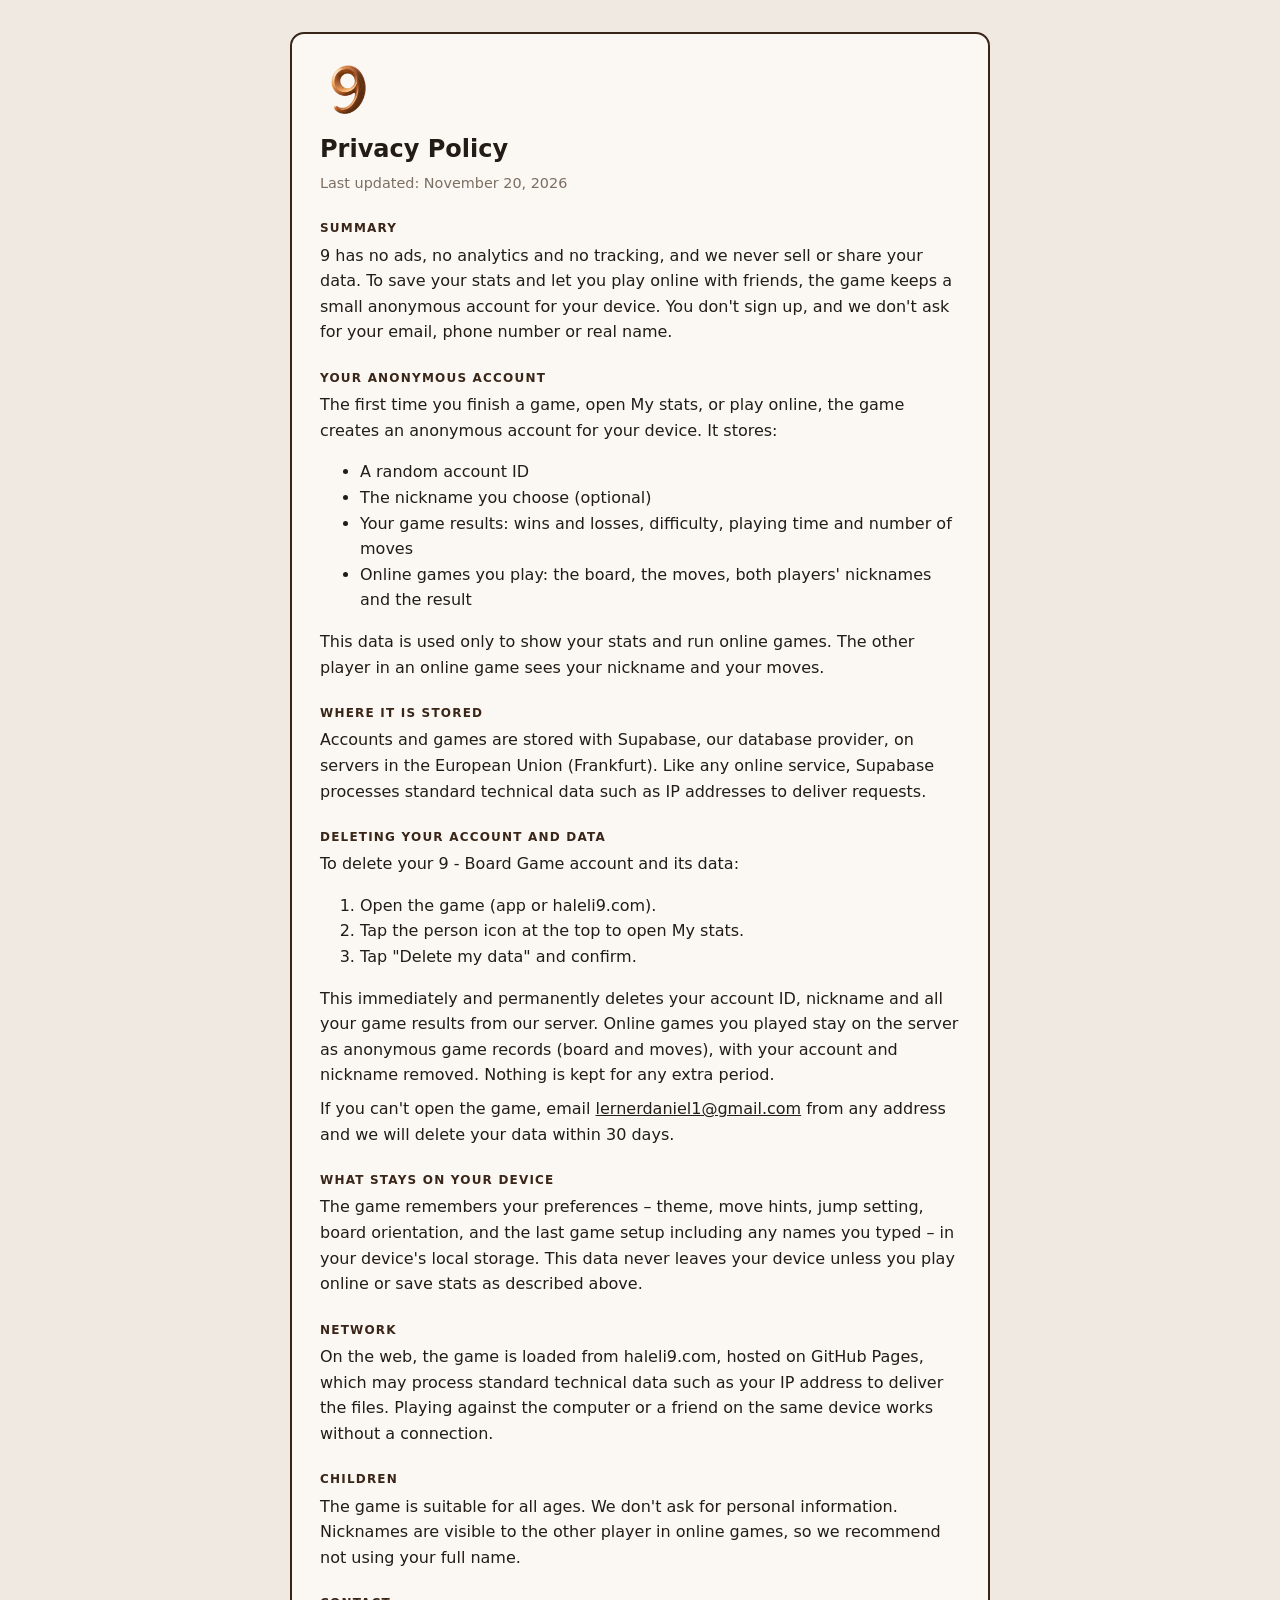
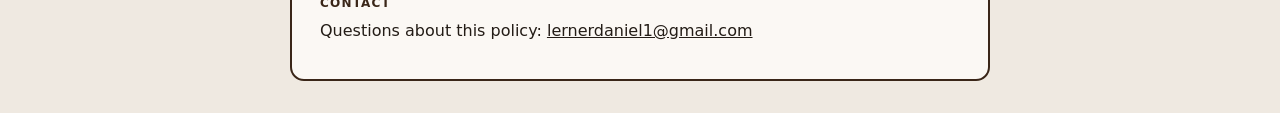
<file: privacy.html>
<!DOCTYPE html>
<html lang="en">
<head>
<meta charset="utf-8" />
<meta name="viewport" content="width=device-width, initial-scale=1" />
<title>9 – Privacy Policy</title>
<link rel="icon" href="favicon.ico" sizes="16x16 32x32 48x48">
<style>
  :root { --bg: #efe9e1; --panel: #fbf8f4; --ink: #231c16; --muted: #7b6e62; --accent: #3a2618; }
  @media (prefers-color-scheme: dark) {
    :root { --bg: #0e1116; --panel: #171c24; --ink: #e7ebf1; --muted: #8b95a7; --accent: #3fb8ac; }
  }
  body {
    margin: 0; background: var(--bg); color: var(--ink);
    font: 16px/1.6 system-ui, -apple-system, "Segoe UI", sans-serif;
    padding: 32px 16px;
  }
  main { max-width: 640px; margin: 0 auto; background: var(--panel); border-radius: 14px; padding: 28px; border: 2px solid var(--accent); }
  img { width: 56px; height: 56px; display: block; }
  h1 { margin: 12px 0 4px; font-size: 1.5rem; }
  h2 { font-size: .75rem; letter-spacing: .1em; text-transform: uppercase; color: var(--accent); margin: 24px 0 4px; }
  p { margin: 0 0 8px; }
  .muted { color: var(--muted); font-size: .9rem; }
  a { color: inherit; }
</style>
</head>
<body>
<main>
  <img src="icon-192.png" alt="9">
  <h1>Privacy Policy</h1>
  <p class="muted">Last updated: November 20, 2026</p>

  <h2>Summary</h2>
  <p>9 has no ads, no analytics and no tracking, and we never sell or share your data. To save your stats and let you play online with friends, the game keeps a small anonymous account for your device. You don't sign up, and we don't ask for your email, phone number or real name.</p>

  <h2>Your anonymous account</h2>
  <p>The first time you finish a game, open My stats, or play online, the game creates an anonymous account for your device. It stores:</p>
  <ul>
    <li>A random account ID</li>
    <li>The nickname you choose (optional)</li>
    <li>Your game results: wins and losses, difficulty, playing time and number of moves</li>
    <li>Online games you play: the board, the moves, both players' nicknames and the result</li>
  </ul>
  <p>This data is used only to show your stats and run online games. The other player in an online game sees your nickname and your moves.</p>

  <h2>Where it is stored</h2>
  <p>Accounts and games are stored with Supabase, our database provider, on servers in the European Union (Frankfurt). Like any online service, Supabase processes standard technical data such as IP addresses to deliver requests.</p>

  <h2 id="delete">Deleting your account and data</h2>
  <p>To delete your 9 - Board Game account and its data:</p>
  <ol>
    <li>Open the game (app or haleli9.com).</li>
    <li>Tap the person icon at the top to open My stats.</li>
    <li>Tap "Delete my data" and confirm.</li>
  </ol>
  <p>This immediately and permanently deletes your account ID, nickname and all your game results from our server. Online games you played stay on the server as anonymous game records (board and moves), with your account and nickname removed. Nothing is kept for any extra period.</p>
  <p>If you can't open the game, email <a href="mailto:lernerdaniel1@gmail.com">lernerdaniel1@gmail.com</a> from any address and we will delete your data within 30 days.</p>

  <h2>What stays on your device</h2>
  <p>The game remembers your preferences – theme, move hints, jump setting, board orientation, and the last game setup including any names you typed – in your device's local storage. This data never leaves your device unless you play online or save stats as described above.</p>

  <h2>Network</h2>
  <p>On the web, the game is loaded from haleli9.com, hosted on GitHub Pages, which may process standard technical data such as your IP address to deliver the files. Playing against the computer or a friend on the same device works without a connection.</p>

  <h2>Children</h2>
  <p>The game is suitable for all ages. We don't ask for personal information. Nicknames are visible to the other player in online games, so we recommend not using your full name.</p>

  <h2>Contact</h2>
  <p>Questions about this policy: <a href="mailto:lernerdaniel1@gmail.com">lernerdaniel1@gmail.com</a></p>
</main>
</body>
</html>
</file>
<file: fonts/fonts.css>
/* Self-hosted latin subset of Inter and Fraunces (Google Fonts, SIL Open Font License). */
@font-face {
  font-family: 'Inter'; font-style: normal; font-weight: 300 600; font-display: swap;
  src: url(inter.woff2) format('woff2');
}
@font-face {
  font-family: 'Fraunces'; font-style: italic; font-weight: 600; font-display: swap;
  src: url(fraunces-italic.woff2) format('woff2');
}
</file>
